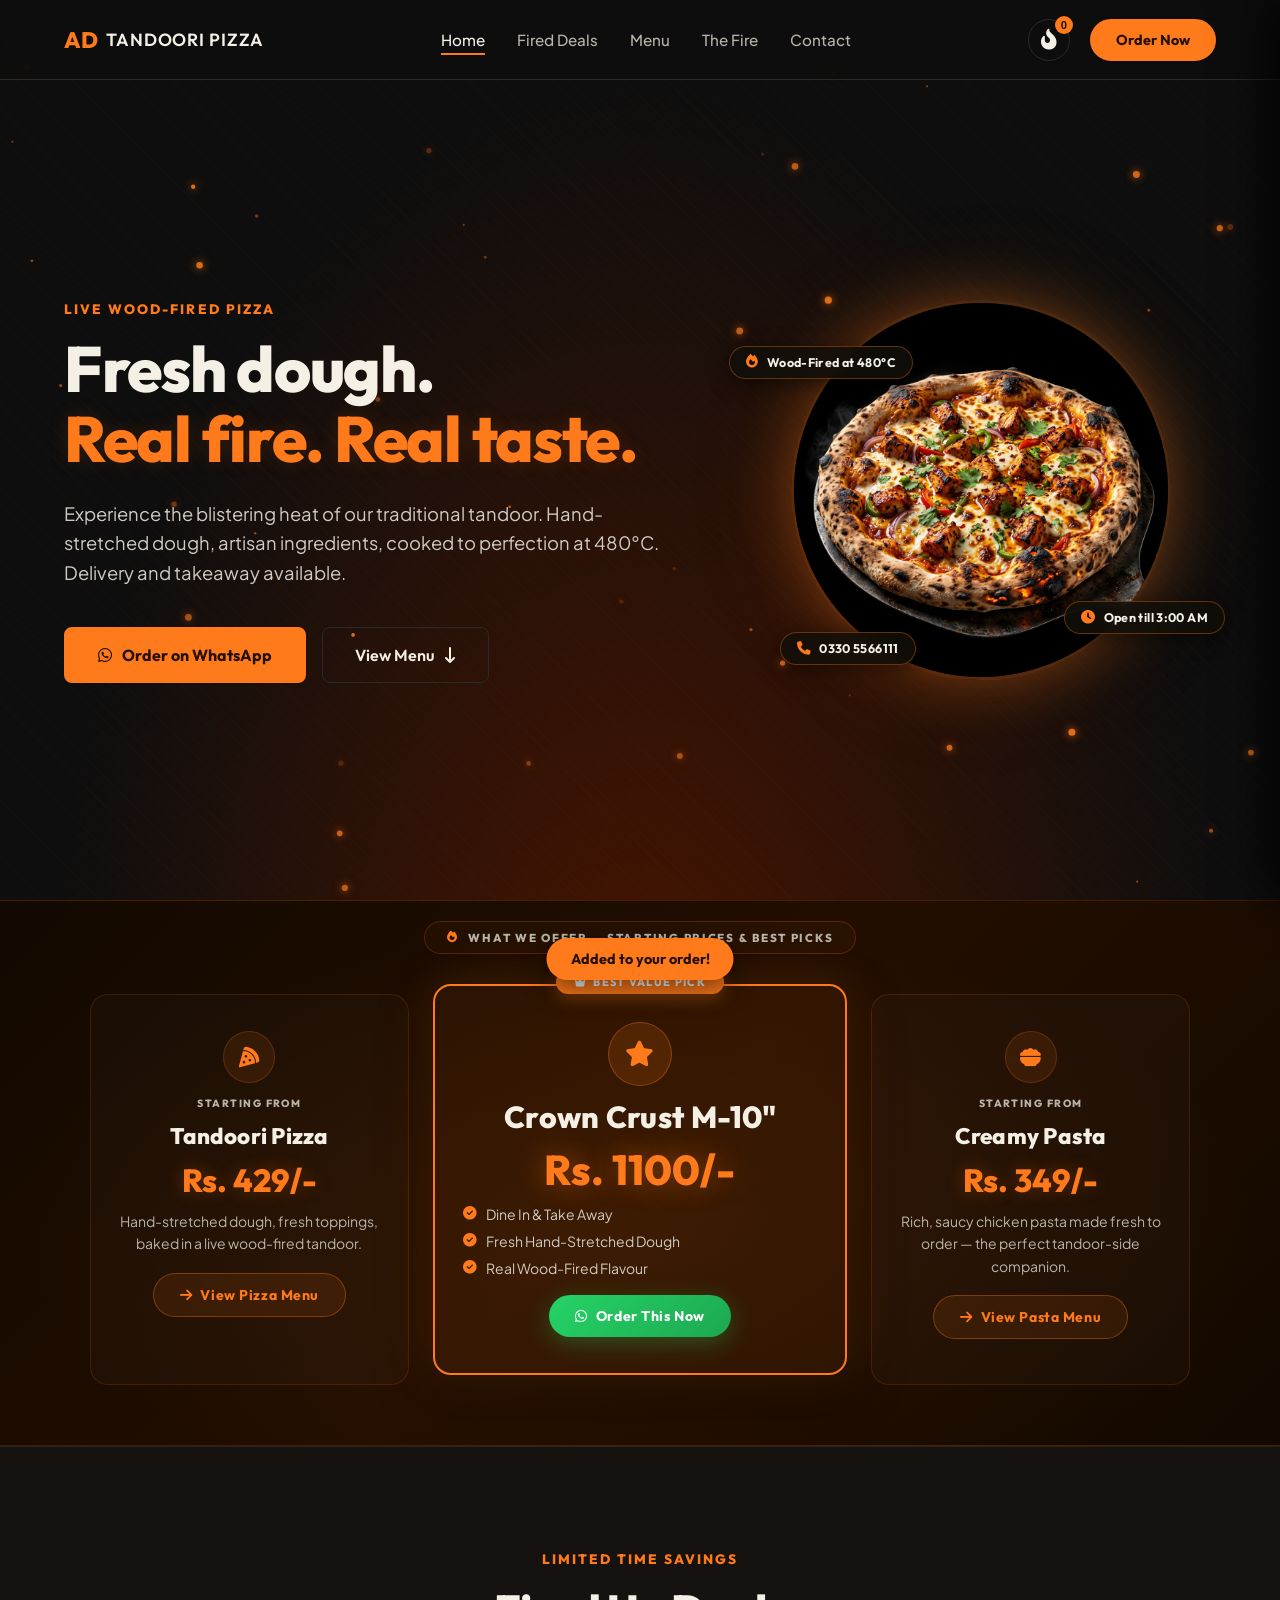
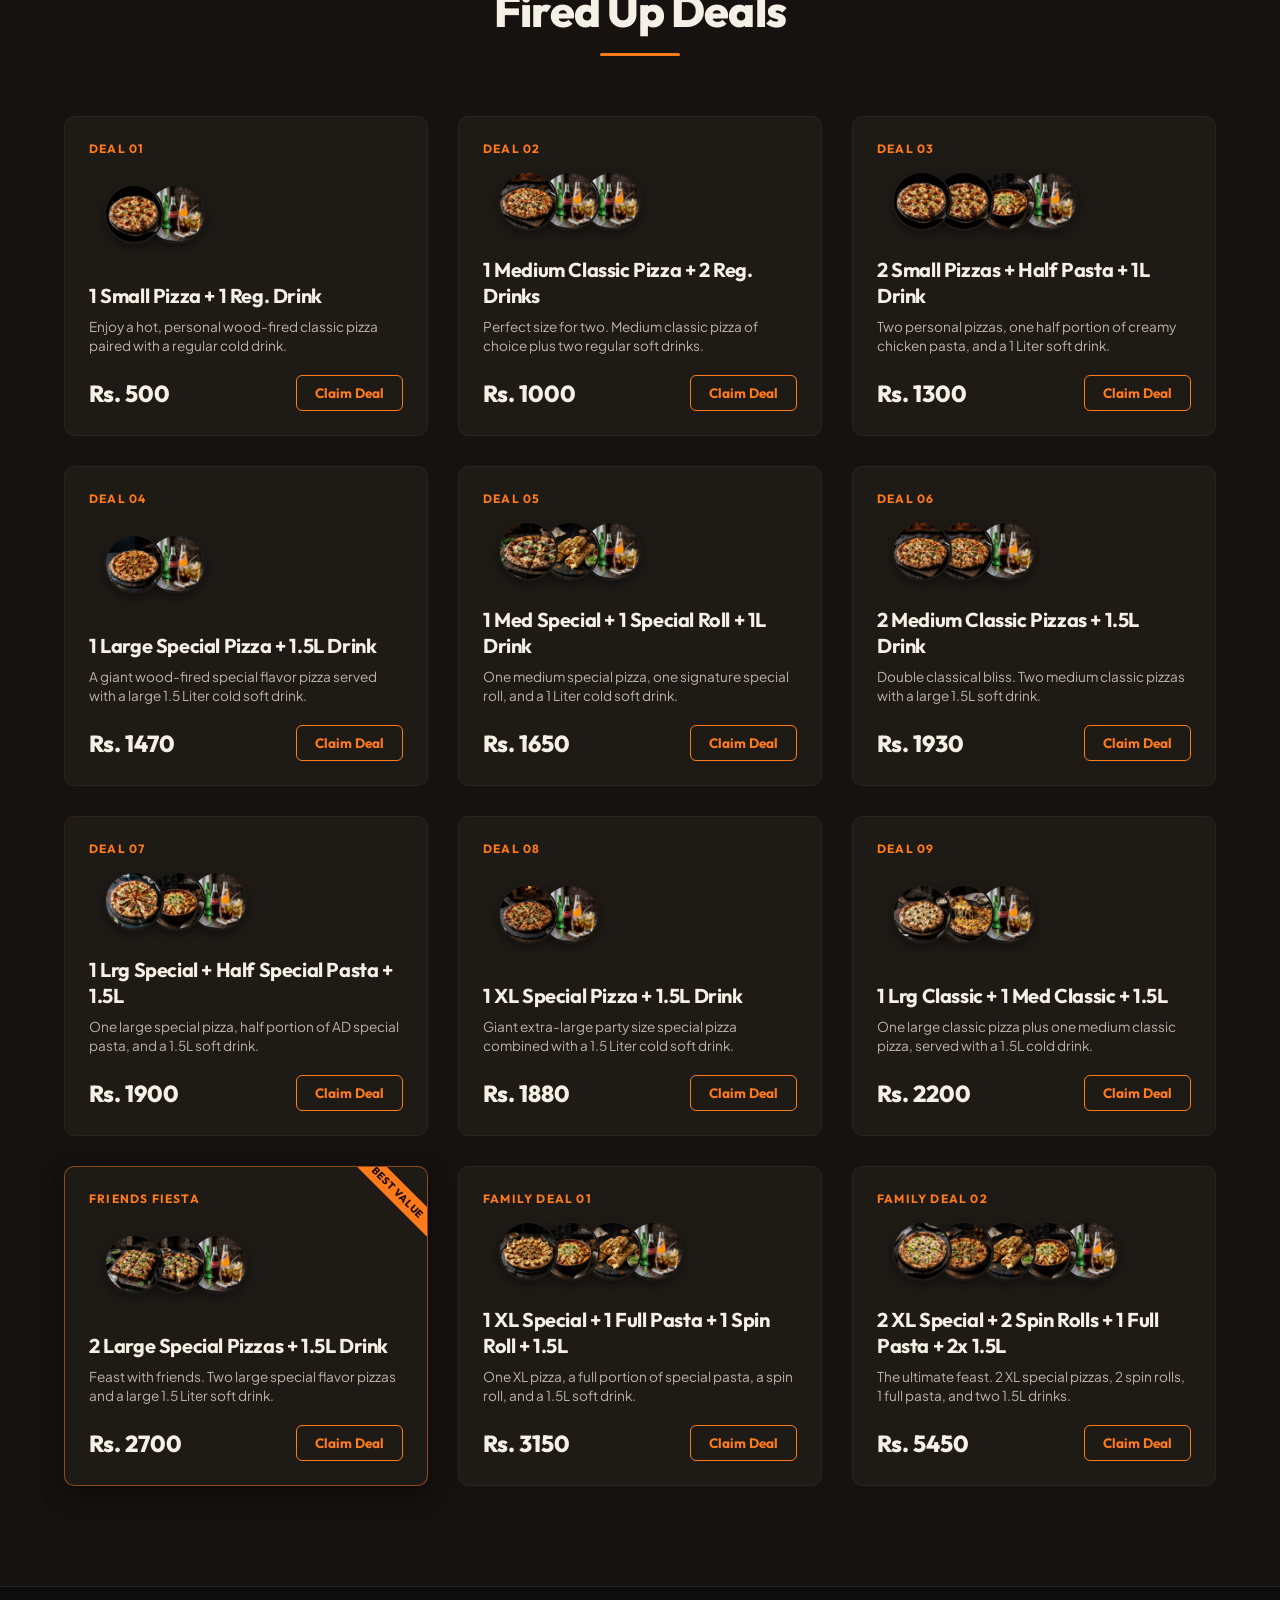
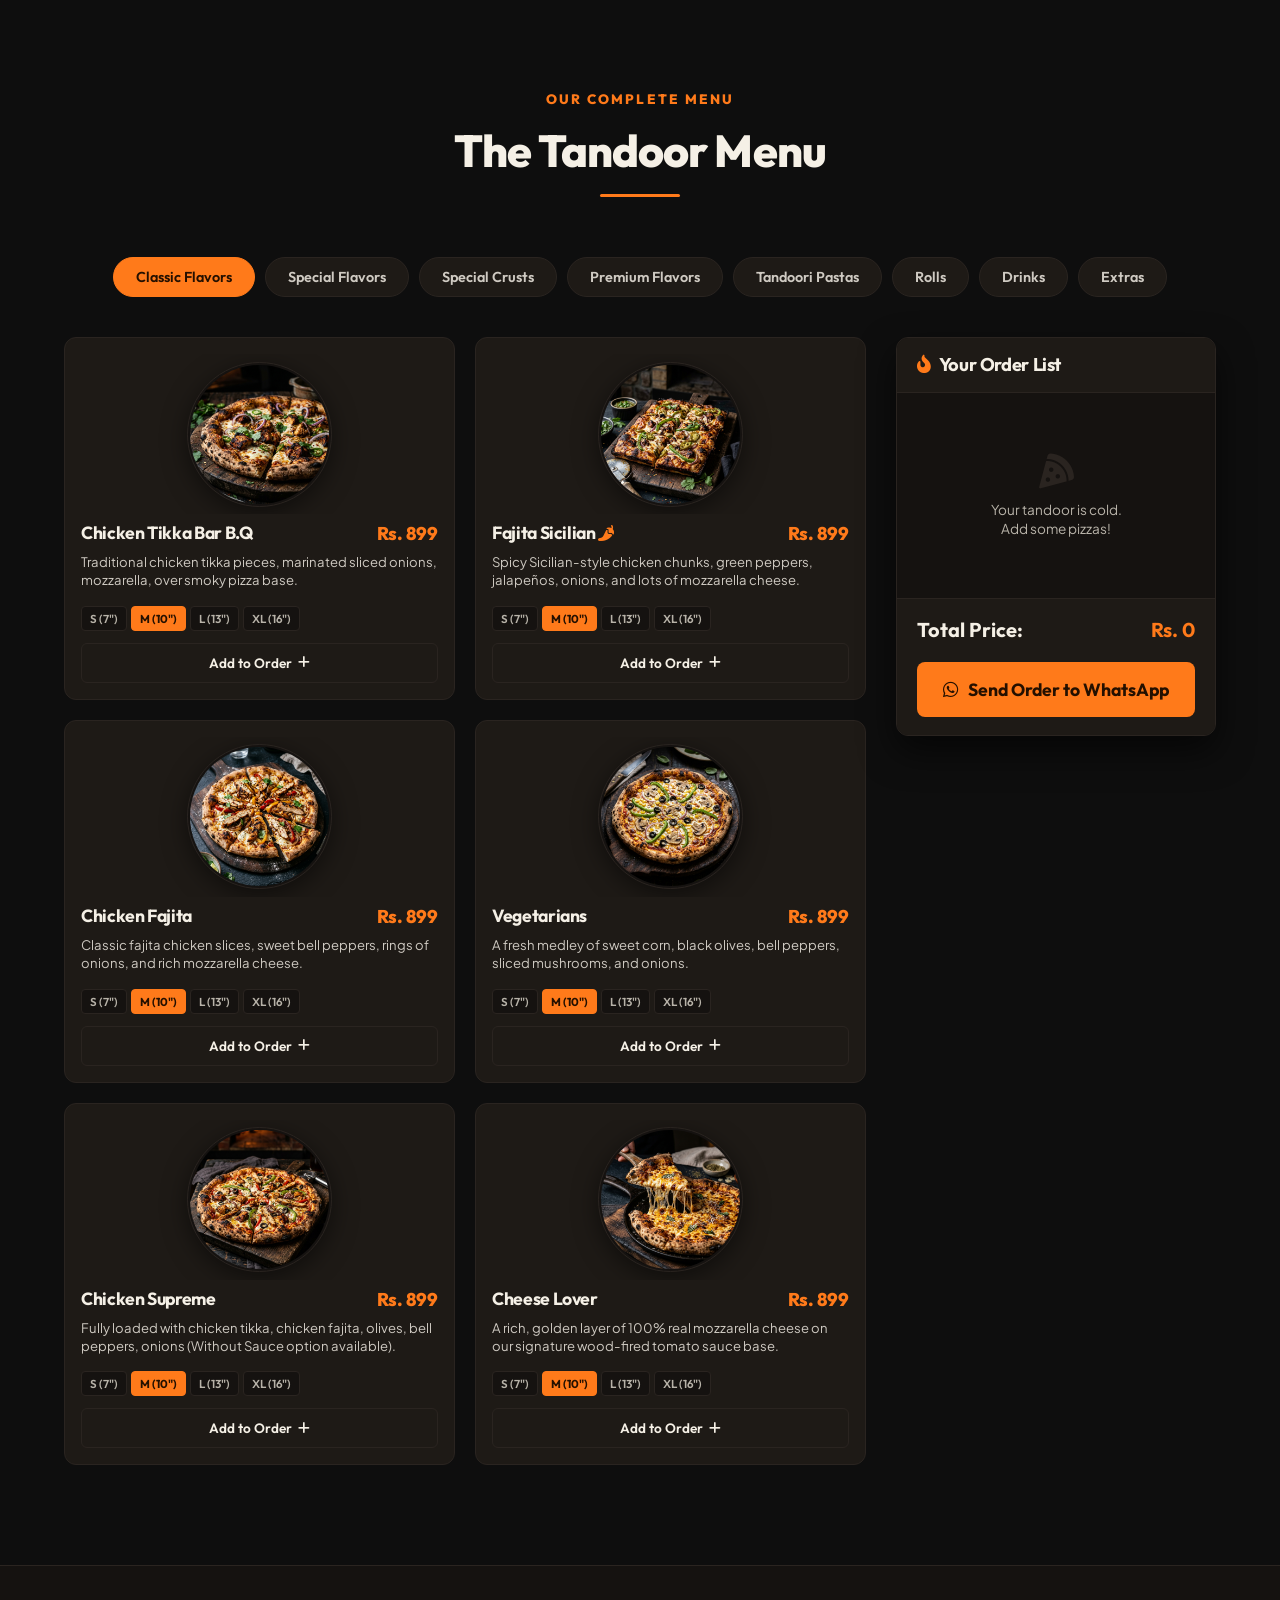
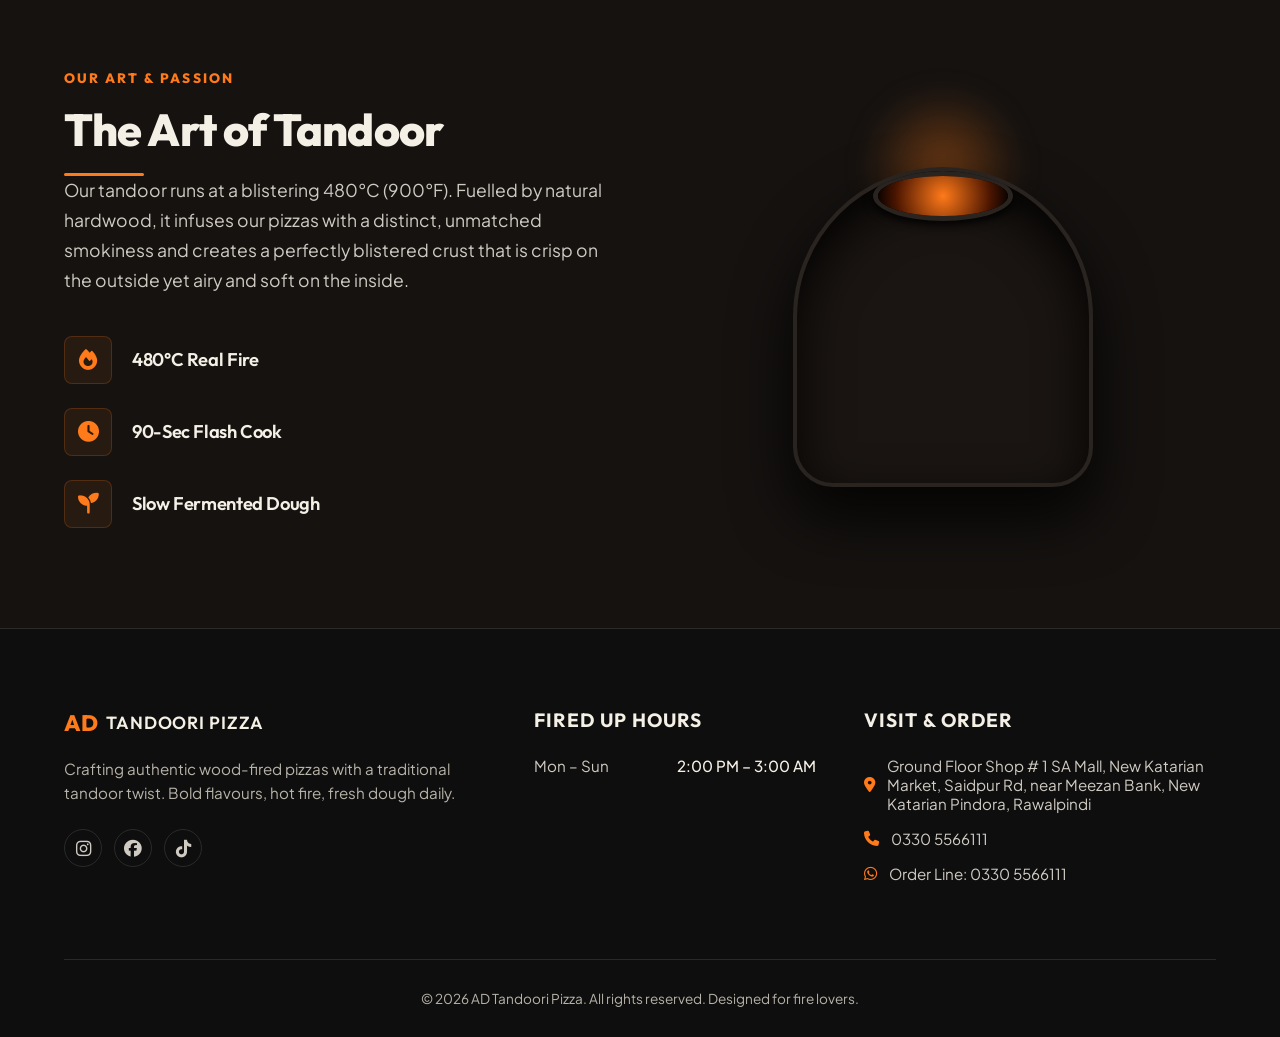
<file: index.html>
<!DOCTYPE html>
<html lang="en">
<head>
  <meta charset="UTF-8">
  <meta name="viewport" content="width=device-width, initial-scale=1.0">
  <title>AD Tandoori Pizza - Live Wood-Fired Pizza</title>
  <meta name="description" content="Authentic wood-fired tandoori pizza made with fresh dough, premium ingredients, and real fire. Order online via WhatsApp.">
  
  <!-- Google Fonts -->
  <link rel="preconnect" href="https://fonts.googleapis.com">
  <link rel="preconnect" href="https://fonts.gstatic.com" crossorigin>
  <link href="https://fonts.googleapis.com/css2?family=Outfit:wght@400;600;700;800&family=Plus+Jakarta+Sans:wght@300;400;500;600;700&display=swap" rel="stylesheet">
  
  <!-- FontAwesome for Premium Icons -->
  <link rel="stylesheet" href="https://cdnjs.cloudflare.com/ajax/libs/font-awesome/6.4.0/css/all.min.css">
  
  <!-- CSS Stylesheet -->
  <link rel="stylesheet" href="style.css">
</head>
<body>

  <!-- Navigation Bar -->
  <nav class="navbar" id="navbar">
    <div class="nav-container">
      <a href="#" class="nav-logo">
        <span class="logo-accent">AD</span>
        <span class="logo-text">TANDOORI PIZZA</span>
      </a>
      
      <ul class="nav-links">
        <li><a href="#hero" class="active">Home</a></li>
        <li><a href="#deals">Fired Deals</a></li>
        <li><a href="#menu">Menu</a></li>
        <li><a href="#experience">The Fire</a></li>
        <li><a href="#footer">Contact</a></li>
      </ul>

      <div class="nav-actions">
        <button class="cart-trigger" id="cart-trigger" aria-label="Open Cart">
          <i class="fa-solid fa-fire-flame-curved"></i>
          <span class="cart-badge" id="cart-badge">0</span>
        </button>
        <a href="#menu" class="btn-pill-orange">Order Now</a>
      </div>
      
      <button class="mobile-nav-toggle" id="mobile-nav-toggle" aria-label="Toggle Menu">
        <i class="fa-solid fa-bars-staggered"></i>
      </button>
    </div>
  </nav>

  <!-- Mobile Navigation Drawer -->
  <div class="mobile-nav-drawer" id="mobile-nav-drawer">
    <div class="drawer-header">
      <div class="nav-logo">
        <span class="logo-accent">AD</span>
        <span class="logo-text">TANDOORI PIZZA</span>
      </div>
      <button class="drawer-close" id="drawer-close"><i class="fa-solid fa-xmark"></i></button>
    </div>
    <ul class="drawer-links">
      <li><a href="#hero">Home</a></li>
      <li><a href="#deals">Fired Deals</a></li>
      <li><a href="#menu">Menu</a></li>
      <li><a href="#experience">The Fire</a></li>
      <li><a href="#footer">Contact</a></li>
    </ul>
    <div class="drawer-footer">
      <a href="#menu" class="btn-pill-orange full-width">Order Now</a>
    </div>
  </div>

  <!-- Hero Section -->
  <section class="hero-section" id="hero">
    <!-- Interactive Canvas for Floating Embers -->
    <canvas id="ember-canvas" class="ember-canvas"></canvas>
    
    <!-- Heat/Movement Texture Overlay -->
    <div class="heat-texture-overlay"></div>

    <div class="hero-container">
      <div class="hero-content">
        <span class="eyebrow-label">LIVE WOOD-FIRED PIZZA</span>
        <h1 class="hero-headline">
          Fresh dough.<br>
          <span class="orange-highlight">Real fire. Real taste.</span>
        </h1>
        <p class="hero-subtext">
          Experience the blistering heat of our traditional tandoor. Hand-stretched dough, artisan ingredients, cooked to perfection at 480°C. Delivery and takeaway available.
        </p>
        <div class="hero-ctas">
          <a href="https://wa.me/923305566111?text=Hi!%20I%20would%20like%20to%20order%20some%20fresh%20Tandoori%20Pizza!" target="_blank" class="btn-solid-orange">
            <i class="fa-brands fa-whatsapp"></i> Order on WhatsApp
          </a>
          <a href="#menu" class="btn-outline-white">
            View Menu <i class="fa-solid fa-arrow-down-long"></i>
          </a>
        </div>
      </div>

      <div class="hero-visual">
        <div class="fire-glow-ring"></div>
        <!-- Clean Hero Pizza Showcase -->
        <div class="hero-pizza-showcase">
          <img src="pizza.png" alt="AD Tandoori Pizza" class="hero-pizza-img" />
          <div class="hero-stat-chip chip-top-left">
            <i class="fa-solid fa-fire"></i>
            <span>Wood-Fired at 480°C</span>
          </div>
          <div class="hero-stat-chip chip-bottom-right">
            <i class="fa-solid fa-clock"></i>
            <span>Open till 3:00 AM</span>
          </div>
          <div class="hero-stat-chip chip-bottom-left">
            <i class="fa-solid fa-phone"></i>
            <span>0330 5566111</span>
          </div>
        </div>
      </div>
    </div>
  </section>

  <!-- Price Spotlight Banner -->
  <div class="best-value-banner">
    <div class="bvb-header-label">
      <span><i class="fa-solid fa-fire"></i> WHAT WE OFFER — STARTING PRICES &amp; BEST PICKS</span>
    </div>
    <div class="bvb-cards-row">

      <!-- Pizza Starting From -->
      <div class="bvb-card bvb-card-side">
        <div class="bvb-card-icon"><i class="fa-solid fa-pizza-slice"></i></div>
        <div class="bvb-card-eyebrow">STARTING FROM</div>
        <div class="bvb-card-name">Tandoori Pizza</div>
        <div class="bvb-card-price">Rs. 429/-</div>
        <p class="bvb-card-desc">Hand-stretched dough, fresh toppings, baked in a live wood-fired tandoor.</p>
        <a href="#menu" onclick="event.preventDefault(); document.getElementById('menu').scrollIntoView({behavior:'smooth'}); setTimeout(()=>{ document.querySelector('.tab-btn[data-category=\'classic-pizza\']').click(); }, 400);" class="bvb-card-cta bvb-card-cta--orange">
          <i class="fa-solid fa-arrow-right"></i> View Pizza Menu
        </a>
      </div>

      <!-- Crown Crust — Featured Center -->
      <div class="bvb-card bvb-card-featured">
        <div class="bvb-featured-badge"><i class="fa-solid fa-crown"></i> BEST VALUE PICK</div>
        <div class="bvb-card-icon bvb-card-icon--large"><i class="fa-solid fa-star"></i></div>
        <div class="bvb-card-name bvb-card-name--large">Crown Crust M-10"</div>
        <div class="bvb-card-price bvb-card-price--large">Rs. 1100/-</div>
        <div class="bvb-perks">
          <div class="bvb-perk"><i class="fa-solid fa-check-circle"></i> Dine In &amp; Take Away</div>
          <div class="bvb-perk"><i class="fa-solid fa-check-circle"></i> Fresh Hand-Stretched Dough</div>
          <div class="bvb-perk"><i class="fa-solid fa-check-circle"></i> Real Wood-Fired Flavour</div>
        </div>
        <a href="https://wa.me/923305566111?text=Hi!%20I%20would%20like%20to%20order%20a%20Crown%20Crust%20M-10%20Pizza!" target="_blank" class="bvb-card-cta bvb-card-cta--whatsapp">
          <i class="fa-brands fa-whatsapp"></i> Order This Now
        </a>
      </div>

      <!-- Pasta Starting From -->
      <div class="bvb-card bvb-card-side">
        <div class="bvb-card-icon"><i class="fa-solid fa-bowl-food"></i></div>
        <div class="bvb-card-eyebrow">STARTING FROM</div>
        <div class="bvb-card-name">Creamy Pasta</div>
        <div class="bvb-card-price">Rs. 349/-</div>
        <p class="bvb-card-desc">Rich, saucy chicken pasta made fresh to order — the perfect tandoor-side companion.</p>
        <a href="#menu" onclick="event.preventDefault(); document.getElementById('menu').scrollIntoView({behavior:'smooth'}); setTimeout(()=>{ document.querySelector('.tab-btn[data-category=\'pasta\']').click(); }, 400);" class="bvb-card-cta bvb-card-cta--orange">
          <i class="fa-solid fa-arrow-right"></i> View Pasta Menu
        </a>
      </div>

    </div>
  </div>

  <!-- Hot Deals Section -->
  <section class="deals-section" id="deals">
    <div class="container">
      <div class="section-header">
        <span class="eyebrow-label">LIMITED TIME SAVINGS</span>
        <h2 class="section-title">Fired Up Deals</h2>
        <div class="title-divider"></div>
      </div>

      <div class="deals-grid">
        <!-- Deal 1 -->
        <div class="deal-card">
          <div class="deal-badge">Deal 01</div>
          <div class="deal-collage">
            <img src="pizza.png" class="deal-collage-img" alt="Small Pizza">
            <img src="drinks.png" class="deal-collage-img" alt="Drink">
          </div>
          <div class="deal-content">
            <h3 class="deal-title">1 Small Pizza + 1 Reg. Drink</h3>
            <p class="deal-desc">Enjoy a hot, personal wood-fired classic pizza paired with a regular cold drink.</p>
            <div class="deal-footer">
              <span class="deal-price">Rs. 500</span>
              <button class="btn-add-deal" onclick="addBundleToCart('Deal 1 (1 Small Pizza + 1 Reg. Drink)', 500)">
                Claim Deal
              </button>
            </div>
          </div>
        </div>

        <!-- Deal 2 -->
        <div class="deal-card">
          <div class="deal-badge">Deal 02</div>
          <div class="deal-collage">
            <img src="supreme.png" class="deal-collage-img" alt="Medium Classic Pizza">
            <img src="drinks.png" class="deal-collage-img" alt="Drink">
            <img src="drinks.png" class="deal-collage-img" alt="Drink">
          </div>
          <div class="deal-content">
            <h3 class="deal-title">1 Medium Classic Pizza + 2 Reg. Drinks</h3>
            <p class="deal-desc">Perfect size for two. Medium classic pizza of choice plus two regular soft drinks.</p>
            <div class="deal-footer">
              <span class="deal-price">Rs. 1000</span>
              <button class="btn-add-deal" onclick="addBundleToCart('Deal 2 (1 Med Classic + 2 Reg. Drinks)', 1000)">
                Claim Deal
              </button>
            </div>
          </div>
        </div>

        <!-- Deal 3 -->
        <div class="deal-card">
          <div class="deal-badge">Deal 03</div>
          <div class="deal-collage">
            <img src="pizza.png" class="deal-collage-img" alt="Small Pizza">
            <img src="pizza.png" class="deal-collage-img" alt="Small Pizza">
            <img src="pasta.png" class="deal-collage-img" alt="Pasta">
            <img src="drinks.png" class="deal-collage-img" alt="Drink">
          </div>
          <div class="deal-content">
            <h3 class="deal-title">2 Small Pizzas + Half Pasta + 1L Drink</h3>
            <p class="deal-desc">Two personal pizzas, one half portion of creamy chicken pasta, and a 1 Liter soft drink.</p>
            <div class="deal-footer">
              <span class="deal-price">Rs. 1300</span>
              <button class="btn-add-deal" onclick="addBundleToCart('Deal 3 (2 Small + Half Pasta + 1L)', 1300)">
                Claim Deal
              </button>
            </div>
          </div>
        </div>

        <!-- Deal 4 -->
        <div class="deal-card">
          <div class="deal-badge">Deal 04</div>
          <div class="deal-collage">
            <img src="ad_special.png" class="deal-collage-img" alt="Large Special Pizza">
            <img src="drinks.png" class="deal-collage-img" alt="1.5L Drink">
          </div>
          <div class="deal-content">
            <h3 class="deal-title">1 Large Special Pizza + 1.5L Drink</h3>
            <p class="deal-desc">A giant wood-fired special flavor pizza served with a large 1.5 Liter cold soft drink.</p>
            <div class="deal-footer">
              <span class="deal-price">Rs. 1470</span>
              <button class="btn-add-deal" onclick="addBundleToCart('Deal 4 (1 Large Special + 1.5L)', 1470)">
                Claim Deal
              </button>
            </div>
          </div>
        </div>

        <!-- Deal 5 -->
        <div class="deal-card">
          <div class="deal-badge">Deal 05</div>
          <div class="deal-collage">
            <img src="tikka.png" class="deal-collage-img" alt="Med Special Pizza">
            <img src="roll.png" class="deal-collage-img" alt="Special Roll">
            <img src="drinks.png" class="deal-collage-img" alt="Drink">
          </div>
          <div class="deal-content">
            <h3 class="deal-title">1 Med Special + 1 Special Roll + 1L Drink</h3>
            <p class="deal-desc">One medium special pizza, one signature special roll, and a 1 Liter cold soft drink.</p>
            <div class="deal-footer">
              <span class="deal-price">Rs. 1650</span>
              <button class="btn-add-deal" onclick="addBundleToCart('Deal 5 (1 Med Special + 1 Roll + 1L)', 1650)">
                Claim Deal
              </button>
            </div>
          </div>
        </div>

        <!-- Deal 6 -->
        <div class="deal-card">
          <div class="deal-badge">Deal 06</div>
          <div class="deal-collage">
            <img src="supreme.png" class="deal-collage-img" alt="Medium Classic Pizza">
            <img src="supreme.png" class="deal-collage-img" alt="Medium Classic Pizza">
            <img src="drinks.png" class="deal-collage-img" alt="1.5L Drink">
          </div>
          <div class="deal-content">
            <h3 class="deal-title">2 Medium Classic Pizzas + 1.5L Drink</h3>
            <p class="deal-desc">Double classical bliss. Two medium classic pizzas with a large 1.5L soft drink.</p>
            <div class="deal-footer">
              <span class="deal-price">Rs. 1930</span>
              <button class="btn-add-deal" onclick="addBundleToCart('Deal 6 (2 Med Classic + 1.5L)', 1930)">
                Claim Deal
              </button>
            </div>
          </div>
        </div>

        <!-- Deal 7 -->
        <div class="deal-card">
          <div class="deal-badge">Deal 07</div>
          <div class="deal-collage">
            <img src="fajita.png" class="deal-collage-img" alt="Large Special Pizza">
            <img src="pasta.png" class="deal-collage-img" alt="Pasta">
            <img src="drinks.png" class="deal-collage-img" alt="1.5L Drink">
          </div>
          <div class="deal-content">
            <h3 class="deal-title">1 Lrg Special + Half Special Pasta + 1.5L</h3>
            <p class="deal-desc">One large special pizza, half portion of AD special pasta, and a 1.5L soft drink.</p>
            <div class="deal-footer">
              <span class="deal-price">Rs. 1900</span>
              <button class="btn-add-deal" onclick="addBundleToCart('Deal 7 (1 Lrg Special + Half Pasta + 1.5L)', 1900)">
                Claim Deal
              </button>
            </div>
          </div>
        </div>

        <!-- Deal 8 -->
        <div class="deal-card">
          <div class="deal-badge">Deal 08</div>
          <div class="deal-collage">
            <img src="extreme.png" class="deal-collage-img" alt="XL Special Pizza">
            <img src="drinks.png" class="deal-collage-img" alt="1.5L Drink">
          </div>
          <div class="deal-content">
            <h3 class="deal-title">1 XL Special Pizza + 1.5L Drink</h3>
            <p class="deal-desc">Giant extra-large party size special pizza combined with a 1.5 Liter cold soft drink.</p>
            <div class="deal-footer">
              <span class="deal-price">Rs. 1880</span>
              <button class="btn-add-deal" onclick="addBundleToCart('Deal 8 (1 XL Special + 1.5L)', 1880)">
                Claim Deal
              </button>
            </div>
          </div>
        </div>

        <!-- Deal 9 -->
        <div class="deal-card">
          <div class="deal-badge">Deal 09</div>
          <div class="deal-collage">
            <img src="malai.png" class="deal-collage-img" alt="Large Classic Pizza">
            <img src="cheese.png" class="deal-collage-img" alt="Medium Classic Pizza">
            <img src="drinks.png" class="deal-collage-img" alt="1.5L Drink">
          </div>
          <div class="deal-content">
            <h3 class="deal-title">1 Lrg Classic + 1 Med Classic + 1.5L</h3>
            <p class="deal-desc">One large classic pizza plus one medium classic pizza, served with a 1.5L cold drink.</p>
            <div class="deal-footer">
              <span class="deal-price">Rs. 2200</span>
              <button class="btn-add-deal" onclick="addBundleToCart('Deal 9 (1 Lrg Classic + 1 Med Classic + 1.5L)', 2200)">
                Claim Deal
              </button>
            </div>
          </div>
        </div>

        <!-- Friends Fiesta -->
        <div class="deal-card featured">
          <div class="deal-badge">Friends Fiesta</div>
          <div class="deal-collage">
            <img src="sicilian.png" class="deal-collage-img" alt="Large Special Pizza">
            <img src="behari.png" class="deal-collage-img" alt="Large Special Pizza">
            <img src="drinks.png" class="deal-collage-img" alt="1.5L Drink">
          </div>
          <div class="deal-content">
            <h3 class="deal-title">2 Large Special Pizzas + 1.5L Drink</h3>
            <p class="deal-desc">Feast with friends. Two large special flavor pizzas and a large 1.5 Liter soft drink.</p>
            <div class="deal-footer">
              <span class="deal-price">Rs. 2700</span>
              <button class="btn-add-deal" onclick="addBundleToCart('Friends Fiesta (2 Lrg Special + 1.5L)', 2700)">
                Claim Deal
              </button>
            </div>
          </div>
        </div>

        <!-- Family Deal 1 -->
        <div class="deal-card">
          <div class="deal-badge">Family Deal 01</div>
          <div class="deal-collage">
            <img src="crown.png" class="deal-collage-img" alt="XL Special Pizza">
            <img src="pasta.png" class="deal-collage-img" alt="Full Pasta">
            <img src="roll.png" class="deal-collage-img" alt="Spin Roll">
            <img src="drinks.png" class="deal-collage-img" alt="1.5L Drink">
          </div>
          <div class="deal-content">
            <h3 class="deal-title">1 XL Special + 1 Full Pasta + 1 Spin Roll + 1.5L</h3>
            <p class="deal-desc">One XL pizza, a full portion of special pasta, a spin roll, and a 1.5L soft drink.</p>
            <div class="deal-footer">
              <span class="deal-price">Rs. 3150</span>
              <button class="btn-add-deal" onclick="addBundleToCart('Family Deal 1 (XL + Pasta + Roll + 1.5L)', 3150)">
                Claim Deal
              </button>
            </div>
          </div>
        </div>

        <!-- Family Deal 2 -->
        <div class="deal-card">
          <div class="deal-badge">Family Deal 02</div>
          <div class="deal-collage">
            <img src="vegetarians.png" class="deal-collage-img" alt="XL Special Pizza">
            <img src="tandoori.png" class="deal-collage-img" alt="XL Special Pizza">
            <img src="roll.png" class="deal-collage-img" alt="Roll">
            <img src="pasta.png" class="deal-collage-img" alt="Pasta">
            <img src="drinks.png" class="deal-collage-img" alt="Drinks">
          </div>
          <div class="deal-content">
            <h3 class="deal-title">2 XL Special + 2 Spin Rolls + 1 Full Pasta + 2x 1.5L</h3>
            <p class="deal-desc">The ultimate feast. 2 XL special pizzas, 2 spin rolls, 1 full pasta, and two 1.5L drinks.</p>
            <div class="deal-footer">
              <span class="deal-price">Rs. 5450</span>
              <button class="btn-add-deal" onclick="addBundleToCart('Family Deal 2 (2XL + 2Rolls + Pasta + 2x1.5L)', 5450)">
                Claim Deal
              </button>
            </div>
          </div>
        </div>



      </div>
    </div>
  </section>

  <!-- Menu Section -->
  <section class="menu-section" id="menu">
    <div class="container">
      <div class="section-header">
        <span class="eyebrow-label">OUR COMPLETE MENU</span>
        <h2 class="section-title">The Tandoor Menu</h2>
        <div class="title-divider"></div>
      </div>

      <!-- Menu Category Tabs -->
      <div class="menu-tabs">
        <button class="tab-btn active" data-category="classic-pizza">Classic Flavors</button>
        <button class="tab-btn" data-category="special-pizza">Special Flavors</button>
        <button class="tab-btn" data-category="crust-pizza">Special Crusts</button>
        <button class="tab-btn" data-category="premium-pizza">Premium Flavors</button>
        <button class="tab-btn" data-category="pasta">Tandoori Pastas</button>
        <button class="tab-btn" data-category="rolls">Rolls</button>
        <button class="tab-btn" data-category="drinks">Drinks</button>
        <button class="tab-btn" data-category="extras">Extras</button>
      </div>

      <!-- Two-Column Layout Wrapper -->
      <div class="menu-layout-wrapper">
        <!-- Left Side: Menu Grid -->
        <div class="menu-main-content">
          <div class="menu-grid" id="menu-grid">
            
            <!-- ================= CLASSIC FLAVORS ================= -->
            <!-- Tikka Bar B.Q -->
            <div class="menu-item-card" data-category="classic-pizza">
              <div class="item-img-container">
                <img src="tikka.png" alt="Chicken Tikka Pizza" class="item-img">
              </div>
              <div class="item-body">
                <div class="item-header">
                  <h3 class="item-title">Chicken Tikka Bar B.Q</h3>
                  <span class="item-price" id="price-tikka">Rs. 899</span>
                </div>
                <p class="item-desc">Traditional chicken tikka pieces, marinated sliced onions, mozzarella, over smoky pizza base.</p>
                
                <div class="size-selector">
                  <button class="size-btn" onclick="selectSize(this, 'tikka', 'S', 429)">S (7")</button>
                  <button class="size-btn active" onclick="selectSize(this, 'tikka', 'M', 899)">M (10")</button>
                  <button class="size-btn" onclick="selectSize(this, 'tikka', 'L', 1200)">L (13")</button>
                  <button class="size-btn" onclick="selectSize(this, 'tikka', 'XL', 1550)">XL (16")</button>
                </div>
                
                <button class="btn-add-cart" onclick="addPizzaToCart('Chicken Tikka Bar B.Q', 'tikka')">
                  Add to Order <i class="fa-solid fa-plus"></i>
                </button>
              </div>
            </div>

            <!-- Fajita Sicilian -->
            <div class="menu-item-card" data-category="classic-pizza">
              <div class="item-img-container">
                <img src="sicilian.png" alt="Fajita Sicilian Pizza" class="item-img">
              </div>
              <div class="item-body">
                <div class="item-header">
                  <h3 class="item-title">Fajita Sicilian <i class="fa-solid fa-pepper-hot" style="color:var(--accent-orange); font-size:1rem;"></i></h3>
                  <span class="item-price" id="price-sicilian">Rs. 899</span>
                </div>
                <p class="item-desc">Spicy Sicilian-style chicken chunks, green peppers, jalapeños, onions, and lots of mozzarella cheese.</p>
                
                <div class="size-selector">
                  <button class="size-btn" onclick="selectSize(this, 'sicilian', 'S', 429)">S (7")</button>
                  <button class="size-btn active" onclick="selectSize(this, 'sicilian', 'M', 899)">M (10")</button>
                  <button class="size-btn" onclick="selectSize(this, 'sicilian', 'L', 1200)">L (13")</button>
                  <button class="size-btn" onclick="selectSize(this, 'sicilian', 'XL', 1550)">XL (16")</button>
                </div>
                
                <button class="btn-add-cart" onclick="addPizzaToCart('Fajita Sicilian', 'sicilian')">
                  Add to Order <i class="fa-solid fa-plus"></i>
                </button>
              </div>
            </div>

            <!-- Chicken Fajita -->
            <div class="menu-item-card" data-category="classic-pizza">
              <div class="item-img-container">
                <img src="fajita.png" alt="Chicken Fajita Pizza" class="item-img">
              </div>
              <div class="item-body">
                <div class="item-header">
                  <h3 class="item-title">Chicken Fajita</h3>
                  <span class="item-price" id="price-fajita">Rs. 899</span>
                </div>
                <p class="item-desc">Classic fajita chicken slices, sweet bell peppers, rings of onions, and rich mozzarella cheese.</p>
                
                <div class="size-selector">
                  <button class="size-btn" onclick="selectSize(this, 'fajita', 'S', 429)">S (7")</button>
                  <button class="size-btn active" onclick="selectSize(this, 'fajita', 'M', 899)">M (10")</button>
                  <button class="size-btn" onclick="selectSize(this, 'fajita', 'L', 1200)">L (13")</button>
                  <button class="size-btn" onclick="selectSize(this, 'fajita', 'XL', 1550)">XL (16")</button>
                </div>
                
                <button class="btn-add-cart" onclick="addPizzaToCart('Chicken Fajita', 'fajita')">
                  Add to Order <i class="fa-solid fa-plus"></i>
                </button>
              </div>
            </div>

            <!-- Vegetarians -->
            <div class="menu-item-card" data-category="classic-pizza">
              <div class="item-img-container">
                <img src="vegetarians.png" alt="Vegetarian Pizza" class="item-img">
              </div>
              <div class="item-body">
                <div class="item-header">
                  <h3 class="item-title">Vegetarians</h3>
                  <span class="item-price" id="price-veg">Rs. 899</span>
                </div>
                <p class="item-desc">A fresh medley of sweet corn, black olives, bell peppers, sliced mushrooms, and onions.</p>
                
                <div class="size-selector">
                  <button class="size-btn" onclick="selectSize(this, 'veg', 'S', 429)">S (7")</button>
                  <button class="size-btn active" onclick="selectSize(this, 'veg', 'M', 899)">M (10")</button>
                  <button class="size-btn" onclick="selectSize(this, 'veg', 'L', 1200)">L (13")</button>
                  <button class="size-btn" onclick="selectSize(this, 'veg', 'XL', 1550)">XL (16")</button>
                </div>
                
                <button class="btn-add-cart" onclick="addPizzaToCart('Vegetarians Pizza', 'veg')">
                  Add to Order <i class="fa-solid fa-plus"></i>
                </button>
              </div>
            </div>

            <!-- Chicken Supreme -->
            <div class="menu-item-card" data-category="classic-pizza">
              <div class="item-img-container">
                <img src="supreme.png" alt="Chicken Supreme Pizza" class="item-img">
              </div>
              <div class="item-body">
                <div class="item-header">
                  <h3 class="item-title">Chicken Supreme</h3>
                  <span class="item-price" id="price-supreme">Rs. 899</span>
                </div>
                <p class="item-desc">Fully loaded with chicken tikka, chicken fajita, olives, bell peppers, onions (Without Sauce option available).</p>
                
                <div class="size-selector">
                  <button class="size-btn" onclick="selectSize(this, 'supreme', 'S', 429)">S (7")</button>
                  <button class="size-btn active" onclick="selectSize(this, 'supreme', 'M', 899)">M (10")</button>
                  <button class="size-btn" onclick="selectSize(this, 'supreme', 'L', 1200)">L (13")</button>
                  <button class="size-btn" onclick="selectSize(this, 'supreme', 'XL', 1550)">XL (16")</button>
                </div>
                
                <button class="btn-add-cart" onclick="addPizzaToCart('Chicken Supreme', 'supreme')">
                  Add to Order <i class="fa-solid fa-plus"></i>
                </button>
              </div>
            </div>

            <!-- Cheese Lover -->
            <div class="menu-item-card" data-category="classic-pizza">
              <div class="item-img-container">
                <img src="cheese.png" alt="Cheese Lover Pizza" class="item-img">
              </div>
              <div class="item-body">
                <div class="item-header">
                  <h3 class="item-title">Cheese Lover</h3>
                  <span class="item-price" id="price-cheese">Rs. 899</span>
                </div>
                <p class="item-desc">A rich, golden layer of 100% real mozzarella cheese on our signature wood-fired tomato sauce base.</p>
                
                <div class="size-selector">
                  <button class="size-btn" onclick="selectSize(this, 'cheese', 'S', 429)">S (7")</button>
                  <button class="size-btn active" onclick="selectSize(this, 'cheese', 'M', 899)">M (10")</button>
                  <button class="size-btn" onclick="selectSize(this, 'cheese', 'L', 1200)">L (13")</button>
                  <button class="size-btn" onclick="selectSize(this, 'cheese', 'XL', 1550)">XL (16")</button>
                </div>
                
                <button class="btn-add-cart" onclick="addPizzaToCart('Cheese Lover Pizza', 'cheese')">
                  Add to Order <i class="fa-solid fa-plus"></i>
                </button>
              </div>
            </div>

            <!-- ================= SPECIAL FLAVORS ================= -->
            <!-- AD Special -->
            <div class="menu-item-card" data-category="special-pizza">
              <div class="item-img-container">
                <img src="ad_special.png" alt="AD Special Pizza" class="item-img">
              </div>
              <div class="item-body">
                <div class="item-header">
                  <h3 class="item-title">AD Special</h3>
                  <span class="item-price" id="price-adspec">Rs. 999</span>
                </div>
                <p class="item-desc">Our chef's signature recipe. Stuffed with double chicken toppings, unique secret tandoori sauce, and fresh herbs.</p>
                
                <div class="size-selector">
                  <button class="size-btn active" onclick="selectSize(this, 'adspec', 'M', 999)">M (10")</button>
                  <button class="size-btn" onclick="selectSize(this, 'adspec', 'L', 1300)">L (13")</button>
                  <button class="size-btn" onclick="selectSize(this, 'adspec', 'XL', 1750)">XL (16")</button>
                </div>
                
                <button class="btn-add-cart" onclick="addPizzaToCart('AD Special Pizza', 'adspec')">
                  Add to Order <i class="fa-solid fa-plus"></i>
                </button>
              </div>
            </div>

            <!-- Behari Kebab -->
            <div class="menu-item-card" data-category="special-pizza">
              <div class="item-img-container">
                <img src="behari.png" alt="Behari Kebab Pizza" class="item-img">
              </div>
              <div class="item-body">
                <div class="item-header">
                  <h3 class="item-title">Behari Kebab Pizza</h3>
                  <span class="item-price" id="price-behari">Rs. 999</span>
                </div>
                <p class="item-desc">Smoky wood-fired chicken behari kebabs, sliced green chilies, onions, coriander, over spicy behari base.</p>
                
                <div class="size-selector">
                  <button class="size-btn active" onclick="selectSize(this, 'behari', 'M', 999)">M (10")</button>
                  <button class="size-btn" onclick="selectSize(this, 'behari', 'L', 1300)">L (13")</button>
                  <button class="size-btn" onclick="selectSize(this, 'behari', 'XL', 1750)">XL (16")</button>
                </div>
                
                <button class="btn-add-cart" onclick="addPizzaToCart('Behari Kebab Pizza', 'behari')">
                  Add to Order <i class="fa-solid fa-plus"></i>
                </button>
              </div>
            </div>

            <!-- Chicken Tandoori -->
            <div class="menu-item-card" data-category="special-pizza">
              <div class="item-img-container">
                <img src="tandoori.png" alt="Chicken Tandoori Pizza" class="item-img">
              </div>
              <div class="item-body">
                <div class="item-header">
                  <h3 class="item-title">Chicken Tandoori <i class="fa-solid fa-pepper-hot" style="color:var(--accent-orange); font-size:1rem;"></i></h3>
                  <span class="item-price" id="price-tandoori">Rs. 999</span>
                </div>
                <p class="item-desc">Spicy wood-charred tandoori chicken shreds, local green chilis, bell peppers, rings of onions, and mozzarella.</p>
                
                <div class="size-selector">
                  <button class="size-btn active" onclick="selectSize(this, 'tandoori', 'M', 999)">M (10")</button>
                  <button class="size-btn" onclick="selectSize(this, 'tandoori', 'L', 1300)">L (13")</button>
                  <button class="size-btn" onclick="selectSize(this, 'tandoori', 'XL', 1750)">XL (16")</button>
                </div>
                
                <button class="btn-add-cart" onclick="addPizzaToCart('Chicken Tandoori Pizza', 'tandoori')">
                  Add to Order <i class="fa-solid fa-plus"></i>
                </button>
              </div>
            </div>

            <!-- Malai Boti -->
            <div class="menu-item-card" data-category="special-pizza">
              <div class="item-img-container">
                <img src="malai.png" alt="Malai Boti Pizza" class="item-img">
              </div>
              <div class="item-body">
                <div class="item-header">
                  <h3 class="item-title">Malai Boti</h3>
                  <span class="item-price" id="price-malai">Rs. 999</span>
                </div>
                <p class="item-desc">Creamy, melt-in-mouth chicken tandoori malai boti pieces, mild onions, mozzarella, cream toppings.</p>
                
                <div class="size-selector">
                  <button class="size-btn active" onclick="selectSize(this, 'malai', 'M', 999)">M (10")</button>
                  <button class="size-btn" onclick="selectSize(this, 'malai', 'L', 1300)">L (13")</button>
                  <button class="size-btn" onclick="selectSize(this, 'malai', 'XL', 1750)">XL (16")</button>
                </div>
                
                <button class="btn-add-cart" onclick="addPizzaToCart('Malai Boti Pizza', 'malai')">
                  Add to Order <i class="fa-solid fa-plus"></i>
                </button>
              </div>
            </div>

            <!-- Chicken Extreme -->
            <div class="menu-item-card" data-category="special-pizza">
              <div class="item-img-container">
                <img src="extreme.png" alt="Chicken Extreme Pizza" class="item-img">
              </div>
              <div class="item-body">
                <div class="item-header">
                  <h3 class="item-title">Chicken Extreme</h3>
                  <span class="item-price" id="price-extreme">Rs. 999</span>
                </div>
                <p class="item-desc">Double portion of chicken tikka + chicken fajita, spicy jalapeños, onions, bell peppers, and chili sauce flakes.</p>
                
                <div class="size-selector">
                  <button class="size-btn active" onclick="selectSize(this, 'extreme', 'M', 999)">M (10")</button>
                  <button class="size-btn" onclick="selectSize(this, 'extreme', 'L', 1300)">L (13")</button>
                  <button class="size-btn" onclick="selectSize(this, 'extreme', 'XL', 1750)">XL (16")</button>
                </div>
                
                <button class="btn-add-cart" onclick="addPizzaToCart('Chicken Extreme Pizza', 'extreme')">
                  Add to Order <i class="fa-solid fa-plus"></i>
                </button>
              </div>
            </div>


            <!-- ================= SPECIAL CRUSTS ================= -->
            <!-- Crown Crust -->
            <div class="menu-item-card" data-category="crust-pizza">
              <div class="item-img-container">
                <img src="crown.png" alt="Crown Crust Pizza" class="item-img">
              </div>
              <div class="item-body">
                <div class="item-header">
                  <h3 class="item-title">Crown Crust</h3>
                  <span class="item-price" id="price-crown">Rs. 1100</span>
                </div>
                <p class="item-desc">A majestic crown-shaped outer crust rimmed with succulent kebab cups or cheese fillings, topped with chicken.</p>
                
                <div class="size-selector">
                  <button class="size-btn active" onclick="selectSize(this, 'crown', 'M', 1100)">M (10")</button>
                  <button class="size-btn" onclick="selectSize(this, 'crown', 'L', 1450)">L (13")</button>
                  <button class="size-btn" onclick="selectSize(this, 'crown', 'XL', 1950)">XL (16")</button>
                </div>
                
                <button class="btn-add-cart" onclick="addPizzaToCart('Crown Crust Pizza', 'crown')">
                  Add to Order <i class="fa-solid fa-plus"></i>
                </button>
              </div>
            </div>

            <!-- Kebab Stuff -->
            <div class="menu-item-card" data-category="crust-pizza">
              <div class="item-img-container">
                <img src="behari.png" alt="Kebab Stuff Crust Pizza" class="item-img">
              </div>
              <div class="item-body">
                <div class="item-header">
                  <h3 class="item-title">Kebab Stuff Crust</h3>
                  <span class="item-price" id="price-kstuff">Rs. 1100</span>
                </div>
                <p class="item-desc">Tasty chicken seekh kebab roll stuffed directly inside the outer crust perimeter for an edge-to-edge meat feast.</p>
                
                <div class="size-selector">
                  <button class="size-btn active" onclick="selectSize(this, 'kstuff', 'M', 1100)">M (10")</button>
                  <button class="size-btn" onclick="selectSize(this, 'kstuff', 'L', 1450)">L (13")</button>
                  <button class="size-btn" onclick="selectSize(this, 'kstuff', 'XL', 1950)">XL (16")</button>
                </div>
                
                <button class="btn-add-cart" onclick="addPizzaToCart('Kebab Stuff Crust Pizza', 'kstuff')">
                  Add to Order <i class="fa-solid fa-plus"></i>
                </button>
              </div>
            </div>

            <!-- Cheese Stuff -->
            <div class="menu-item-card" data-category="crust-pizza">
              <div class="item-img-container">
                <img src="cheese.png" alt="Cheese Stuff Crust Pizza" class="item-img">
              </div>
              <div class="item-body">
                <div class="item-header">
                  <h3 class="item-title">Cheese Stuff Crust</h3>
                  <span class="item-price" id="price-cstuff">Rs. 1100</span>
                </div>
                <p class="item-desc">Melted, stringy cream cheese piped inside the entire outer rim. A heavenly bite down to the very last crumb.</p>
                
                <div class="size-selector">
                  <button class="size-btn active" onclick="selectSize(this, 'cstuff', 'M', 1100)">M (10")</button>
                  <button class="size-btn" onclick="selectSize(this, 'cstuff', 'L', 1450)">L (13")</button>
                  <button class="size-btn" onclick="selectSize(this, 'cstuff', 'XL', 1950)">XL (16")</button>
                </div>
                
                <button class="btn-add-cart" onclick="addPizzaToCart('Cheese Stuff Crust Pizza', 'cstuff')">
                  Add to Order <i class="fa-solid fa-plus"></i>
                </button>
              </div>
            </div>


            <!-- ================= PREMIUM FLAVORS ================= -->
            <!-- Chicken Cheese Stuffer -->
            <div class="menu-item-card" data-category="premium-pizza">
              <div class="item-img-container">
                <img src="cheese.png" alt="Chicken Cheese Stuffer Pizza" class="item-img">
              </div>
              <div class="item-body">
                <div class="item-header">
                  <h3 class="item-title">Chicken Cheese Stuffer</h3>
                  <span class="item-price" id="price-stuffer">Rs. 1550</span>
                </div>
                <p class="item-desc">Premium layers of chicken breast and double mozzarella cheese inside a stuffed puff border crust.</p>
                
                <div class="size-selector">
                  <button class="size-btn active" onclick="selectSize(this, 'stuffer', 'L', 1550)">L (13")</button>
                  <button class="size-btn" onclick="selectSize(this, 'stuffer', 'XL', 2050)">XL (16")</button>
                </div>
                
                <button class="btn-add-cart" onclick="addPizzaToCart('Chicken Cheese Stuffer Pizza', 'stuffer')">
                  Add to Order <i class="fa-solid fa-plus"></i>
                </button>
              </div>
            </div>

            <!-- Kebab Twister -->
            <div class="menu-item-card" data-category="premium-pizza">
              <div class="item-img-container">
                <img src="crown.png" alt="Kebab Twister Pizza" class="item-img">
              </div>
              <div class="item-body">
                <div class="item-header">
                  <h3 class="item-title">Kebab Twister</h3>
                  <span class="item-price" id="price-twister">Rs. 1550</span>
                </div>
                <p class="item-desc">Twisted crust segments filled with mini-kebabs and topped with a creamy white sauce base and chicken.</p>
                
                <div class="size-selector">
                  <button class="size-btn active" onclick="selectSize(this, 'twister', 'L', 1550)">L (13")</button>
                  <button class="size-btn" onclick="selectSize(this, 'twister', 'XL', 2050)">XL (16")</button>
                </div>
                
                <button class="btn-add-cart" onclick="addPizzaToCart('Kebab Twister Pizza', 'twister')">
                  Add to Order <i class="fa-solid fa-plus"></i>
                </button>
              </div>
            </div>

            <!-- Peri Peri -->
            <div class="menu-item-card" data-category="premium-pizza">
              <div class="item-img-container">
                <img src="extreme.png" alt="Peri Peri Pizza" class="item-img">
              </div>
              <div class="item-body">
                <div class="item-header">
                  <h3 class="item-title">Peri Peri Pizza</h3>
                  <span class="item-price" id="price-periperi">Rs. 1550</span>
                </div>
                <p class="item-desc">Spicy marinated chicken chunks, sliced bell peppers, red onion flakes, topped with hot peri peri drizzle.</p>
                
                <div class="size-selector">
                  <button class="size-btn active" onclick="selectSize(this, 'periperi', 'L', 1550)">L (13")</button>
                  <button class="size-btn" onclick="selectSize(this, 'periperi', 'XL', 2050)">XL (16")</button>
                </div>
                
                <button class="btn-add-cart" onclick="addPizzaToCart('Peri Peri Pizza', 'periperi')">
                  Add to Order <i class="fa-solid fa-plus"></i>
                </button>
              </div>
            </div>


            <!-- ================= PASTAS ================= -->
            <!-- AD Special Pasta -->
            <div class="menu-item-card" data-category="pasta">
              <div class="item-img-container">
                <img src="pasta.png" alt="AD Special Pasta" class="item-img">
              </div>
              <div class="item-body">
                <div class="item-header">
                  <h3 class="item-title">AD Special Pasta</h3>
                  <span class="item-price" id="price-specpasta">Rs. 450</span>
                </div>
                <p class="item-desc">Signature oven-baked pasta with thick layers of shredded chicken, white creamy sauce, and melted cheese crown.</p>
                
                <div class="size-selector">
                  <button class="size-btn active" onclick="selectSize(this, 'specpasta', 'Half', 450)">Half</button>
                  <button class="size-btn" onclick="selectSize(this, 'specpasta', 'Full', 850)">Full</button>
                </div>
                
                <button class="btn-add-cart" onclick="addPastaToCart('AD Special Pasta', 'specpasta')">
                  Add to Order <i class="fa-solid fa-plus"></i>
                </button>
              </div>
            </div>

            <!-- Flaming Pasta -->
            <div class="menu-item-card" data-category="pasta">
              <div class="item-img-container">
                <img src="pasta.png" alt="Flaming Pasta" class="item-img">
              </div>
              <div class="item-body">
                <div class="item-header">
                  <h3 class="item-title">Flaming Pasta <i class="fa-solid fa-pepper-hot" style="color:var(--accent-orange); font-size:1rem;"></i></h3>
                  <span class="item-price" id="price-flamepasta">Rs. 350</span>
                </div>
                <p class="item-desc">Oven-baked hot pasta tossed in spicy red chili garlic sauce, tender chicken strips, and jalapeños.</p>
                
                <div class="size-selector">
                  <button class="size-btn active" onclick="selectSize(this, 'flamepasta', 'Half', 350)">Half</button>
                  <button class="size-btn" onclick="selectSize(this, 'flamepasta', 'Full', 650)">Full</button>
                </div>
                
                <button class="btn-add-cart" onclick="addPastaToCart('Flaming Pasta', 'flamepasta')">
                  Add to Order <i class="fa-solid fa-plus"></i>
                </button>
              </div>
            </div>

            <!-- Crunchy Pasta -->
            <div class="menu-item-card" data-category="pasta">
              <div class="item-img-container">
                <img src="pasta.png" alt="Crunchy Pasta" class="item-img">
              </div>
              <div class="item-body">
                <div class="item-header">
                  <h3 class="item-title">Crunchy Chicken Pasta</h3>
                  <span class="item-price" id="price-crunchypasta">Rs. 400</span>
                </div>
                <p class="item-desc">Creamy base pasta topped with deep-fried breaded crispy chicken chunks and melted cheese layer.</p>
                
                <div class="size-selector">
                  <button class="size-btn active" onclick="selectSize(this, 'crunchypasta', 'Half', 400)">Half</button>
                  <button class="size-btn" onclick="selectSize(this, 'crunchypasta', 'Full', 750)">Full</button>
                </div>
                
                <button class="btn-add-cart" onclick="addPastaToCart('Crunchy Chicken Pasta', 'crunchypasta')">
                  Add to Order <i class="fa-solid fa-plus"></i>
                </button>
              </div>
            </div>

            <!-- Creamy Pasta -->
            <div class="menu-item-card" data-category="pasta">
              <div class="item-img-container">
                <img src="pasta.png" alt="Creamy Pasta" class="item-img">
              </div>
              <div class="item-body">
                <div class="item-header">
                  <h3 class="item-title">Creamy Chicken Pasta</h3>
                  <span class="item-price" id="price-creamypasta">Rs. 350</span>
                </div>
                <p class="item-desc">Delicious penne pasta cooked in velvety smooth milk-cheese sauce with diced chicken, mushrooms, and herbs.</p>
                
                <div class="size-selector">
                  <button class="size-btn active" onclick="selectSize(this, 'creamypasta', 'Half', 350)">Half</button>
                  <button class="size-btn" onclick="selectSize(this, 'creamypasta', 'Full', 650)">Full</button>
                </div>
                
                <button class="btn-add-cart" onclick="addPastaToCart('Creamy Chicken Pasta', 'creamypasta')">
                  Add to Order <i class="fa-solid fa-plus"></i>
                </button>
              </div>
            </div>


            <!-- ================= ROLLS ================= -->
            <!-- Spin Roll -->
            <div class="menu-item-card" data-category="rolls">
              <div class="item-img-container">
                <img src="roll.png" alt="Chicken Spin Roll" class="item-img">
              </div>
              <div class="item-body">
                <div class="item-header">
                  <h3 class="item-title">Chicken Spin Roll</h3>
                  <span class="item-price">Rs. 470</span>
                </div>
                <p class="item-desc">Baked rolls stuffed with tender chicken bites, cheese, and spicy garlic butter spreads.</p>
                <button class="btn-add-cart" onclick="addItemToCart('Chicken Spin Roll', 470)">
                  Add to Order <i class="fa-solid fa-plus"></i>
                </button>
              </div>
            </div>

            <!-- Behari Roll -->
            <div class="menu-item-card" data-category="rolls">
              <div class="item-img-container">
                <img src="roll.png" alt="Behari Roll" class="item-img">
              </div>
              <div class="item-body">
                <div class="item-header">
                  <h3 class="item-title">Behari Roll</h3>
                  <span class="item-price">Rs. 530</span>
                </div>
                <p class="item-desc">Baked rolls stuffed with smoky behari chicken kebab shreds, mild spices, onions, and cheese.</p>
                <button class="btn-add-cart" onclick="addItemToCart('Behari Roll', 530)">
                  Add to Order <i class="fa-solid fa-plus"></i>
                </button>
              </div>
            </div>

            <!-- AD Special Roll -->
            <div class="menu-item-card" data-category="rolls">
              <div class="item-img-container">
                <img src="roll.png" alt="AD Special Roll" class="item-img">
              </div>
              <div class="item-body">
                <div class="item-header">
                  <h3 class="item-title">AD Special Roll</h3>
                  <span class="item-price">Rs. 570</span>
                </div>
                <p class="item-desc">Signature roll stuffed with special blended hot sauce, shredded chicken pieces, and mozzarella cheese.</p>
                <button class="btn-add-cart" onclick="addItemToCart('AD Special Roll', 570)">
                  Add to Order <i class="fa-solid fa-plus"></i>
                </button>
              </div>
            </div>


            <!-- ================= DRINKS ================= -->
            <!-- Soft Drinks -->
            <div class="menu-item-card" data-category="drinks">
              <div class="item-img-container">
                <img src="drinks.png" alt="Soft Drinks selection" class="item-img">
              </div>
              <div class="item-body">
                <div class="item-header">
                  <h3 class="item-title">Soft Drinks</h3>
                  <span class="item-price" id="price-sdrink">Rs. 80</span>
                </div>
                <p class="item-desc">Chilled selection of popular soft drinks (Coke, Sprite, Fanta, Dew).</p>
                
                <div class="size-selector">
                  <button class="size-btn active" onclick="selectSize(this, 'sdrink', 'Regular', 80)">Regular</button>
                  <button class="size-btn" onclick="selectSize(this, 'sdrink', '1 Liter', 170)">1 Liter</button>
                  <button class="size-btn" onclick="selectSize(this, 'sdrink', '1.5 Liter', 220)">1.5 Ltr</button>
                </div>
                
                <button class="btn-add-cart" onclick="addDrinksToCart('Soft Drink', 'sdrink')">
                  Add to Order <i class="fa-solid fa-plus"></i>
                </button>
              </div>
            </div>

            <!-- Mineral Water -->
            <div class="menu-item-card" data-category="drinks">
              <div class="item-img-container">
                <img src="drinks.png" alt="Mineral Water bottles" class="item-img">
              </div>
              <div class="item-body">
                <div class="item-header">
                  <h3 class="item-title">Mineral Water</h3>
                  <span class="item-price" id="price-water">Rs. 60</span>
                </div>
                <p class="item-desc">Clean, cold mineral drinking water for hydration.</p>
                
                <div class="size-selector">
                  <button class="size-btn active" onclick="selectSize(this, 'water', 'Small', 60)">Small</button>
                  <button class="size-btn" onclick="selectSize(this, 'water', 'Large', 120)">Large</button>
                </div>
                
                <button class="btn-add-cart" onclick="addDrinksToCart('Mineral Water', 'water')">
                  Add to Order <i class="fa-solid fa-plus"></i>
                </button>
              </div>
            </div>


            <!-- ================= EXTRAS ================= -->
            <!-- Extra Toppings -->
            <div class="menu-item-card" data-category="extras">
              <div class="item-img-container">
                <img src="extras.png" alt="Extra cheese toppings" class="item-img">
              </div>
              <div class="item-body">
                <div class="item-header">
                  <h3 class="item-title">Extra Topping</h3>
                  <span class="item-price" id="price-topping">Rs. 150</span>
                </div>
                <p class="item-desc">Add extra cheese or chicken portions to enhance your pizza layers.</p>
                
                <div class="size-selector">
                  <button class="size-btn active" onclick="selectSize(this, 'topping', 'Medium', 150)">Medium</button>
                  <button class="size-btn" onclick="selectSize(this, 'topping', 'Large', 250)">Large</button>
                  <button class="size-btn" onclick="selectSize(this, 'topping', 'XL', 350)">XL</button>
                </div>
                
                <button class="btn-add-cart" onclick="addExtrasToCart('Extra Topping', 'topping')">
                  Add to Order <i class="fa-solid fa-plus"></i>
                </button>
              </div>
            </div>

            <!-- Extra Sauce -->
            <div class="menu-item-card" data-category="extras">
              <div class="item-img-container">
                <img src="extras.png" alt="Extra dipping sauces" class="item-img">
              </div>
              <div class="item-body">
                <div class="item-header">
                  <h3 class="item-title">Extra Sauce</h3>
                  <span class="item-price" id="price-sauce">Rs. 100</span>
                </div>
                <p class="item-desc">Add delicious extra side sauces to dip your wood-fired crusts.</p>
                
                <div class="size-selector">
                  <button class="size-btn active" onclick="selectSize(this, 'sauce', 'Dip Sauce', 100)">Dip Sauce</button>
                  <button class="size-btn" onclick="selectSize(this, 'sauce', 'Special Sauce', 130)">Special</button>
                </div>
                
                <button class="btn-add-cart" onclick="addExtrasToCart('Extra Sauce', 'sauce')">
                  Add to Order <i class="fa-solid fa-plus"></i>
                </button>
              </div>
            </div>

          </div>
        </div>
        
        <!-- Right Side: Sticky Checkout Cart (Desktop only) -->
        <div class="menu-sidebar">
          <div class="sidebar-cart-panel">
            <div class="sidebar-cart-header">
              <h3><i class="fa-solid fa-fire-flame-curved"></i> Your Order List</h3>
            </div>
            
            <div class="sidebar-cart-items" id="sidebar-cart-items">
              <div class="empty-cart-message">
                <i class="fa-solid fa-pizza-slice"></i>
                <p>Your tandoor is cold.<br>Add some pizzas!</p>
              </div>
            </div>

            <div class="sidebar-cart-footer">
              <div class="cart-total-row">
                <span>Total Price:</span>
                <span class="cart-total-price" id="sidebar-cart-total">Rs. 0</span>
              </div>
              <button class="btn-checkout" onclick="sendWhatsAppOrder()">
                <i class="fa-brands fa-whatsapp"></i> Send Order to WhatsApp
              </button>
            </div>
          </div>
        </div>
      </div>
      
    </div>
  </section>

  <!-- The Fire Experience Section -->
  <section class="experience-section" id="experience">
    <div class="container">
      <div class="experience-grid">
        <div class="experience-content">
          <span class="eyebrow-label">OUR ART & PASSION</span>
          <h2 class="section-title">The Art of Tandoor</h2>
          <div class="title-divider left"></div>
          <p class="experience-text">
            Our tandoor runs at a blistering 480°C (900°F). Fuelled by natural hardwood, it infuses our pizzas with a distinct, unmatched smokiness and creates a perfectly blistered crust that is crisp on the outside yet airy and soft on the inside.
          </p>
          <div class="experience-highlights">
            <div class="highlight-item">
              <i class="fa-solid fa-fire"></i>
              <h4>480°C Real Fire</h4>
            </div>
            <div class="highlight-item">
              <i class="fa-solid fa-clock"></i>
              <h4>90-Sec Flash Cook</h4>
            </div>
            <div class="highlight-item">
              <i class="fa-solid fa-seedling"></i>
              <h4>Slow Fermented Dough</h4>
            </div>
          </div>
        </div>
        <div class="experience-visual">
          <div class="tandoor-stove">
            <div class="tandoor-fire-effect"></div>
            <div class="tandoor-pot">
              <div class="tandoor-opening">
                <div class="tandoor-interior-glow"></div>
                <div class="tandoor-sparks"></div>
              </div>
            </div>
          </div>
        </div>
      </div>
    </div>
  </section>

  <!-- Shopping Cart Drawer (Fallback for Mobile viewports) -->
  <div class="cart-drawer" id="cart-drawer">
    <div class="cart-header">
      <h3><i class="fa-solid fa-fire-flame-curved"></i> Your Order List</h3>
      <button class="cart-close" id="cart-close"><i class="fa-solid fa-xmark"></i></button>
    </div>
    
    <div class="cart-items" id="cart-items">
      <div class="empty-cart-message">
        <i class="fa-solid fa-pizza-slice"></i>
        <p>Your tandoor is cold. Add some pizzas!</p>
      </div>
    </div>

    <div class="cart-footer">
      <div class="cart-total-row">
        <span>Total Price:</span>
        <span class="cart-total-price" id="cart-total">Rs. 0</span>
      </div>
      <button class="btn-checkout" id="btn-checkout">
        <i class="fa-brands fa-whatsapp"></i> Send Order to WhatsApp
      </button>
    </div>
  </div>

  <!-- Toast Notification -->
  <div id="toast" class="toast">Added to your order!</div>

  <!-- Footer Section -->
  <footer class="footer-section" id="footer">
    <div class="container">
      <div class="footer-grid">
        <div class="footer-brand">
          <a href="#" class="nav-logo">
            <span class="logo-accent">AD</span>
            <span class="logo-text">TANDOORI PIZZA</span>
          </a>
          <p class="footer-about">Crafting authentic wood-fired pizzas with a traditional tandoor twist. Bold flavours, hot fire, fresh dough daily.</p>
          <div class="footer-socials">
            <a href="#"><i class="fa-brands fa-instagram"></i></a>
            <a href="#"><i class="fa-brands fa-facebook"></i></a>
            <a href="#"><i class="fa-brands fa-tiktok"></i></a>
          </div>
        </div>

        <div class="footer-hours">
          <h4>Fired Up Hours</h4>
          <ul>
            <li><span>Mon – Sun</span> <span>2:00 PM – 3:00 AM</span></li>
          </ul>
        </div>

        <div class="footer-contact">
          <h4>Visit & Order</h4>
          <p><i class="fa-solid fa-location-dot"></i> Ground Floor Shop # 1 SA Mall, New Katarian Market, Saidpur Rd, near Meezan Bank, New Katarian Pindora, Rawalpindi</p>
          <p><i class="fa-solid fa-phone"></i> 0330 5566111</p>
          <p><i class="fa-brands fa-whatsapp"></i> Order Line: 0330 5566111</p>
        </div>
      </div>
      
      <div class="footer-bottom">
        <p>&copy; 2026 AD Tandoori Pizza. All rights reserved. Designed for fire lovers.</p>
      </div>
    </div>
  </footer>

  <script src="script.js"></script>
</body>
</html>
</file>
<file: style.css>
/* Modern CSS Reset & Variable Design System */
:root {
  --bg-primary: #0e0e0e;
  --bg-secondary-dark: #151210;
  --bg-secondary-card: #1e1a16;
  --accent-orange: #ff7a1a;
  --accent-orange-glow: rgba(255, 122, 26, 0.35);
  --text-light: #f5f0e6;
  --text-muted: #cfcac2;
  --text-muted-dark: #b8b3a9;
  --border-primary: #2a2a2a;
  --border-secondary: #2a2420;
  --text-on-orange: #241000;
  --transition-smooth: all 0.4s cubic-bezier(0.16, 1, 0.3, 1);
  --font-heading: 'Outfit', sans-serif;
  --font-body: 'Plus Jakarta Sans', sans-serif;
}

* {
  margin: 0;
  padding: 0;
  box-sizing: border-box;
}

html {
  scroll-behavior: smooth;
  background-color: var(--bg-primary);
  color: var(--text-muted);
  font-family: var(--font-body);
  overflow-x: hidden;
}

body {
  overflow-x: hidden;
}

/* Scroll lock when cart/drawer is open — fixes iOS Safari scroll-through */
body.no-scroll {
  overflow: hidden;
  position: fixed;
  width: 100%;
}

/* Custom Scrollbar */
::-webkit-scrollbar {
  width: 8px;
}
::-webkit-scrollbar-track {
  background: var(--bg-primary);
}
::-webkit-scrollbar-thumb {
  background: #2a2a2a;
  border-radius: 4px;
}
::-webkit-scrollbar-thumb:hover {
  background: var(--accent-orange);
}

/* Typography Standards */
h1, h2, h3, h4 {
  color: var(--text-light);
  font-family: var(--font-heading);
  font-weight: 700;
  letter-spacing: -0.02em;
  line-height: 1.2;
}

a {
  color: inherit;
  text-decoration: none;
  transition: var(--transition-smooth);
}

/* Utility Layouts */
.container {
  width: 100%;
  max-width: 1200px;
  margin: 0 auto;
  padding: 0 24px;
}

.eyebrow-label {
  display: inline-block;
  color: var(--accent-orange);
  font-family: var(--font-heading);
  font-size: 0.85rem;
  font-weight: 800;
  text-transform: uppercase;
  letter-spacing: 0.15em;
  margin-bottom: 16px;
}

.section-header {
  text-align: center;
  margin-bottom: 60px;
}

.section-title {
  font-size: 2.8rem;
  font-weight: 800;
  margin-bottom: 16px;
  position: relative;
}

.title-divider {
  width: 80px;
  height: 3px;
  background: var(--accent-orange);
  margin: 0 auto;
  border-radius: 2px;
}

.title-divider.left {
  margin: 0;
}

/* Navigation Bar */
.navbar {
  position: fixed;
  top: 0;
  left: 0;
  width: 100%;
  height: 80px;
  background: rgba(14, 14, 14, 0.85);
  backdrop-filter: blur(12px);
  -webkit-backdrop-filter: blur(12px);
  border-bottom: 1px solid var(--border-primary);
  z-index: 1000;
  transition: var(--transition-smooth);
}

.navbar.scrolled {
  height: 70px;
  background: rgba(14, 14, 14, 0.95);
  box-shadow: 0 10px 30px rgba(0, 0, 0, 0.5);
}

.nav-container {
  max-width: 1200px;
  height: 100%;
  margin: 0 auto;
  padding: 0 24px;
  display: flex;
  align-items: center;
  justify-content: space-between;
}

.nav-logo {
  display: flex;
  align-items: center;
  gap: 8px;
  font-family: var(--font-heading);
  font-weight: 800;
  font-size: 1.4rem;
}

.logo-accent {
  color: var(--accent-orange);
}

.logo-text {
  color: var(--text-light);
  font-weight: 600;
  font-size: 1.1rem;
  letter-spacing: 0.05em;
}

.nav-links {
  display: flex;
  list-style: none;
  gap: 32px;
}

.nav-links a {
  color: var(--text-muted-dark);
  font-weight: 500;
  font-size: 0.95rem;
  padding: 6px 0;
  position: relative;
}

.nav-links a:hover,
.nav-links a.active {
  color: var(--text-light);
}

.nav-links a::after {
  content: '';
  position: absolute;
  bottom: 0;
  left: 0;
  width: 0;
  height: 2px;
  background: var(--accent-orange);
  transition: var(--transition-smooth);
}

.nav-links a:hover::after,
.nav-links a.active::after {
  width: 100%;
}

.nav-actions {
  display: flex;
  align-items: center;
  gap: 20px;
}

/* Interactive Cart Badge Icon */
.cart-trigger {
  background: none;
  border: none;
  color: var(--text-light);
  font-size: 1.3rem;
  cursor: pointer;
  position: relative;
  width: 42px;
  height: 42px;
  display: flex;
  align-items: center;
  justify-content: center;
  border-radius: 50%;
  border: 1px solid var(--border-primary);
  transition: var(--transition-smooth);
}

.cart-trigger:hover {
  color: var(--accent-orange);
  border-color: var(--accent-orange);
  background: rgba(255, 122, 26, 0.05);
}

.cart-badge {
  position: absolute;
  top: -4px;
  right: -4px;
  background: var(--accent-orange);
  color: var(--text-on-orange);
  font-size: 0.7rem;
  font-weight: 800;
  width: 18px;
  height: 18px;
  border-radius: 50%;
  display: flex;
  align-items: center;
  justify-content: center;
}

/* Button UI Components */
.btn-pill-orange {
  display: inline-block;
  background: var(--accent-orange);
  color: var(--text-on-orange);
  font-family: var(--font-heading);
  font-weight: 700;
  font-size: 0.9rem;
  padding: 10px 24px;
  border-radius: 30px;
  transition: var(--transition-smooth);
  border: 2px solid var(--accent-orange);
  text-align: center;
}

.btn-pill-orange:hover {
  background: transparent;
  color: var(--accent-orange);
  box-shadow: 0 0 15px var(--accent-orange-glow);
  transform: translateY(-2px);
}

.btn-solid-orange {
  display: inline-flex;
  align-items: center;
  gap: 10px;
  background: var(--accent-orange);
  color: var(--text-on-orange);
  font-family: var(--font-heading);
  font-weight: 700;
  padding: 16px 32px;
  border-radius: 8px;
  font-size: 1rem;
  transition: var(--transition-smooth);
  border: 2px solid var(--accent-orange);
}

.btn-solid-orange:hover {
  background: transparent;
  color: var(--accent-orange);
  box-shadow: 0 0 25px var(--accent-orange-glow);
  transform: translateY(-3px);
}

.btn-outline-white {
  display: inline-flex;
  align-items: center;
  gap: 10px;
  background: transparent;
  color: var(--text-light);
  font-family: var(--font-heading);
  font-weight: 600;
  padding: 16px 32px;
  border-radius: 8px;
  font-size: 1rem;
  border: 1px solid var(--border-primary);
  transition: var(--transition-smooth);
}

.btn-outline-white:hover {
  background: rgba(245, 240, 230, 0.05);
  border-color: var(--text-light);
  transform: translateY(-3px);
}

.mobile-nav-toggle {
  display: none;
  background: none;
  border: none;
  color: var(--text-light);
  font-size: 1.5rem;
  cursor: pointer;
}

/* Mobile Drawer Links */
.mobile-nav-drawer {
  position: fixed;
  top: 0;
  right: -300px;
  width: 300px;
  height: 100vh;
  background: var(--bg-primary);
  border-left: 1px solid var(--border-primary);
  z-index: 2000;
  padding: 30px 24px;
  display: flex;
  flex-direction: column;
  gap: 40px;
  transition: transform 0.4s cubic-bezier(0.16, 1, 0.3, 1);
}

.mobile-nav-drawer.open {
  transform: translateX(-300px);
}

.drawer-header {
  display: flex;
  justify-content: space-between;
  align-items: center;
}

.drawer-close {
  background: none;
  border: none;
  color: var(--text-light);
  font-size: 1.5rem;
  cursor: pointer;
}

.drawer-links {
  list-style: none;
  display: flex;
  flex-direction: column;
  gap: 24px;
}

.drawer-links a {
  font-family: var(--font-heading);
  font-size: 1.2rem;
  font-weight: 600;
  color: var(--text-muted);
}

.drawer-links a:hover {
  color: var(--accent-orange);
}

/* Hero Section */
.hero-section {
  position: relative;
  width: 100%;
  min-height: 100vh;
  background-color: var(--bg-primary);
  display: flex;
  align-items: center;
  padding-top: 80px;
  overflow: hidden;
}

/* Heat and fire background glows */
.hero-section::before {
  content: '';
  position: absolute;
  bottom: 0;
  left: 0;
  width: 100%;
  height: 100%;
  background: radial-gradient(ellipse at 50% 120%, #4a1500 0%, #0e0e0e 65%);
  z-index: 1;
  pointer-events: none;
}

/* Texture Overlay */
.heat-texture-overlay {
  position: absolute;
  top: 0;
  left: 0;
  width: 100%;
  height: 100%;
  background-image: repeating-linear-gradient(45deg, rgba(255, 122, 26, 0.02) 0px, rgba(255, 122, 26, 0.02) 1.5px, transparent 1.5px, transparent 10px);
  opacity: 0.8;
  z-index: 2;
  pointer-events: none;
  animation: heatWarp 20s infinite linear;
}

.ember-canvas {
  position: absolute;
  top: 0;
  left: 0;
  width: 100%;
  height: 100%;
  z-index: 3;
  pointer-events: none;
}

.hero-container {
  position: relative;
  max-width: 1200px;
  margin: 0 auto;
  padding: 60px 24px;
  width: 100%;
  display: grid;
  grid-template-columns: 1.15fr 0.85fr;
  align-items: center;
  gap: 48px;
  z-index: 4;
}

.hero-content {
  max-width: 620px;
}

.hero-headline {
  font-size: 4rem;
  font-weight: 800;
  line-height: 1.1;
  margin-bottom: 24px;
  color: var(--text-light);
}

.orange-highlight {
  color: var(--accent-orange);
  text-shadow: 0 0 20px rgba(255, 122, 26, 0.15);
}

.hero-subtext {
  font-size: 1.15rem;
  line-height: 1.6;
  margin-bottom: 40px;
  color: var(--text-muted);
  font-weight: 400;
}

.hero-ctas {
  display: flex;
  gap: 16px;
  flex-wrap: wrap;
}

/* Hero Visual Board */
.hero-visual {
  position: relative;
  display: flex;
  justify-content: center;
  align-items: center;
  width: 100%;
  min-height: 480px;
}

.fire-glow-ring {
  position: absolute;
  width: 380px;
  height: 380px;
  border-radius: 50%;
  background: radial-gradient(circle, rgba(255, 122, 26, 0.15) 0%, rgba(255, 122, 26, 0) 70%);
  filter: blur(30px);
  z-index: 1;
  animation: pulseGlow 4s infinite ease-in-out;
}

/* ── Hero Pizza Showcase ── */
.hero-pizza-showcase {
  position: relative;
  width: 420px;
  max-width: 100%;
  z-index: 3;
  display: flex;
  align-items: center;
  justify-content: center;
}

.hero-pizza-img {
  width: 100%;
  max-width: 380px;
  border-radius: 50%;
  object-fit: cover;
  aspect-ratio: 1;
  box-shadow: 0 0 60px rgba(255, 122, 26, 0.35), 0 0 120px rgba(255, 122, 26, 0.1);
  border: 3px solid rgba(255, 122, 26, 0.25);
  animation: floatingBoard 6s infinite ease-in-out;
}

.hero-stat-chip {
  position: absolute;
  display: flex;
  align-items: center;
  gap: 8px;
  background: rgba(18, 15, 10, 0.88);
  border: 1px solid rgba(255, 122, 26, 0.35);
  backdrop-filter: blur(12px);
  border-radius: 50px;
  padding: 8px 16px;
  font-family: var(--font-heading);
  font-size: 0.78rem;
  font-weight: 700;
  color: var(--text-light);
  letter-spacing: 0.03em;
  box-shadow: 0 4px 20px rgba(0, 0, 0, 0.5);
  white-space: nowrap;
  z-index: 5;
}

.hero-stat-chip i {
  color: var(--accent-orange);
  font-size: 0.85rem;
}

.chip-top-left  { top: 12%;  left: -10%; }
.chip-bottom-right { bottom: 12%; right: -8%; }
.chip-bottom-left  { bottom: 4%;  left: 2%; }

/* ── Price Spotlight Banner ── */
.best-value-banner {
  background: linear-gradient(135deg, #130900 0%, #220e00 50%, #130900 100%);
  border-top: 1px solid rgba(255, 122, 26, 0.18);
  border-bottom: 1px solid rgba(255, 122, 26, 0.18);
  position: relative;
  overflow: hidden;
  padding: 20px 40px 60px;
}

.best-value-banner::before {
  content: '';
  position: absolute;
  inset: 0;
  background: radial-gradient(ellipse 70% 80% at 50% 60%, rgba(255, 122, 26, 0.07) 0%, transparent 70%);
  pointer-events: none;
}

/* Top label strip */
.bvb-header-label {
  text-align: center;
  margin-bottom: 40px;
  position: relative;
  z-index: 1;
}

.bvb-header-label span {
  display: inline-flex;
  align-items: center;
  gap: 10px;
  font-family: var(--font-heading);
  font-size: 0.72rem;
  font-weight: 800;
  letter-spacing: 0.15em;
  color: var(--text-muted-dark);
  text-transform: uppercase;
  border: 1px solid rgba(255, 122, 26, 0.2);
  border-radius: 50px;
  padding: 8px 22px;
  background: rgba(255, 122, 26, 0.04);
}

.bvb-header-label span i {
  color: var(--accent-orange);
}

/* Cards row */
.bvb-cards-row {
  display: grid;
  grid-template-columns: 1fr 1.3fr 1fr;
  gap: 24px;
  max-width: 1100px;
  margin: 0 auto;
  align-items: stretch;
  position: relative;
  z-index: 1;
}

/* Base card */
.bvb-card {
  display: flex;
  flex-direction: column;
  align-items: center;
  text-align: center;
  border-radius: 18px;
  padding: 36px 28px;
  gap: 14px;
  position: relative;
  transition: transform 0.3s ease, box-shadow 0.3s ease;
}

/* Side cards */
.bvb-card-side {
  background: rgba(255, 255, 255, 0.02);
  border: 1px solid rgba(255, 122, 26, 0.15);
}

.bvb-card-side:hover {
  transform: translateY(-6px);
  box-shadow: 0 16px 40px rgba(0, 0, 0, 0.4);
  border-color: rgba(255, 122, 26, 0.35);
}

/* Featured center card */
.bvb-card-featured {
  background: rgba(255, 122, 26, 0.06);
  border: 2px solid var(--accent-orange);
  box-shadow: 0 0 50px rgba(255, 122, 26, 0.18), 0 20px 50px rgba(0, 0, 0, 0.5);
  transform: translateY(-10px);
}

.bvb-card-featured:hover {
  transform: translateY(-16px);
  box-shadow: 0 0 70px rgba(255, 122, 26, 0.28), 0 24px 60px rgba(0, 0, 0, 0.5);
}

/* Featured badge */
.bvb-featured-badge {
  position: absolute;
  top: -16px;
  left: 50%;
  transform: translateX(-50%);
  background: var(--accent-orange);
  color: #fff;
  font-family: var(--font-heading);
  font-size: 0.68rem;
  font-weight: 800;
  letter-spacing: 0.12em;
  padding: 5px 18px;
  border-radius: 50px;
  white-space: nowrap;
  display: inline-flex;
  align-items: center;
  gap: 6px;
  box-shadow: 0 4px 16px rgba(255, 122, 26, 0.4);
}

/* Card icon */
.bvb-card-icon {
  width: 52px;
  height: 52px;
  border-radius: 50%;
  background: rgba(255, 122, 26, 0.1);
  border: 1px solid rgba(255, 122, 26, 0.2);
  display: flex;
  align-items: center;
  justify-content: center;
  font-size: 1.3rem;
  color: var(--accent-orange);
}

.bvb-card-icon--large {
  width: 64px;
  height: 64px;
  font-size: 1.6rem;
  background: rgba(255, 122, 26, 0.15);
  border-color: rgba(255, 122, 26, 0.35);
}

/* Eyebrow label */
.bvb-card-eyebrow {
  font-family: var(--font-heading);
  font-size: 0.65rem;
  font-weight: 800;
  letter-spacing: 0.14em;
  color: var(--text-muted-dark);
  text-transform: uppercase;
}

/* Card name */
.bvb-card-name {
  font-family: var(--font-heading);
  font-size: 1.4rem;
  font-weight: 800;
  color: var(--text-light);
  line-height: 1.15;
  letter-spacing: 0.01em;
}

.bvb-card-name--large {
  font-size: 1.9rem;
}

/* Card price */
.bvb-card-price {
  font-family: var(--font-heading);
  font-size: 2rem;
  font-weight: 800;
  color: var(--accent-orange);
  text-shadow: 0 0 18px rgba(255, 122, 26, 0.3);
  line-height: 1;
}

.bvb-card-price--large {
  font-size: 2.6rem;
  text-shadow: 0 0 28px rgba(255, 122, 26, 0.45);
  animation: signFlicker 3s infinite alternate ease-in-out;
}

/* Card description */
.bvb-card-desc {
  font-family: var(--font-body);
  font-size: 0.875rem;
  color: var(--text-muted-dark);
  line-height: 1.6;
  margin: 0;
}

/* Perks list (for featured card) */
.bvb-perks {
  display: flex;
  flex-direction: column;
  gap: 9px;
  width: 100%;
  text-align: left;
}

.bvb-perk {
  display: flex;
  align-items: center;
  gap: 9px;
  font-family: var(--font-body);
  font-size: 0.875rem;
  color: var(--text-muted);
}

.bvb-perk i {
  color: var(--accent-orange);
  font-size: 0.85rem;
  flex-shrink: 0;
}

/* CTA buttons */
.bvb-card-cta {
  display: inline-flex;
  align-items: center;
  gap: 8px;
  font-family: var(--font-heading);
  font-size: 0.88rem;
  font-weight: 700;
  padding: 12px 26px;
  border-radius: 50px;
  text-decoration: none;
  letter-spacing: 0.04em;
  transition: var(--transition-smooth);
  margin-top: 4px;
}

.bvb-card-cta--orange {
  background: rgba(255, 122, 26, 0.1);
  border: 1px solid rgba(255, 122, 26, 0.35);
  color: var(--accent-orange);
}

.bvb-card-cta--orange:hover {
  background: var(--accent-orange);
  color: #fff;
  transform: translateY(-2px);
  box-shadow: 0 8px 24px rgba(255, 122, 26, 0.35);
}

.bvb-card-cta--whatsapp {
  background: linear-gradient(135deg, #25d366, #1da851);
  color: #fff;
  box-shadow: 0 6px 24px rgba(37, 211, 102, 0.3);
}

.bvb-card-cta--whatsapp:hover {
  transform: translateY(-3px);
  box-shadow: 0 12px 32px rgba(37, 211, 102, 0.45);
}

/* Responsive */
@media (max-width: 900px) {
  .best-value-banner { padding: 20px 20px 50px; }
  .bvb-cards-row {
    grid-template-columns: 1fr;
    max-width: 420px;
  }
  .bvb-card-featured {
    transform: none;
    order: -1;
  }
  .bvb-card-featured:hover { transform: translateY(-6px); }
}



/* Interactive Brand Board in Hero */
.hero-brand-board {
  position: relative;
  width: 440px;
  max-width: 100%;
  background-color: var(--bg-secondary-dark);
  border: 1px solid var(--border-secondary);
  border-radius: 16px;
  padding: 30px;
  box-shadow: 0 20px 40px rgba(0, 0, 0, 0.8), 0 0 30px rgba(255, 122, 26, 0.05);
  z-index: 3;
  display: flex;
  flex-direction: column;
  gap: 20px;
  animation: floatingBoard 6s infinite ease-in-out;
}

.board-header {
  display: flex;
  justify-content: space-between;
  align-items: center;
  flex-wrap: wrap;
  gap: 10px;
}

.board-badge {
  background: transparent;
  border: 1px solid var(--border-secondary);
  color: var(--text-muted);
  font-family: var(--font-heading);
  font-size: 0.75rem;
  font-weight: 700;
  padding: 6px 12px;
  border-radius: 20px;
  display: flex;
  align-items: center;
  gap: 6px;
  letter-spacing: 0.05em;
}

.board-badge.open-status {
  border-color: var(--accent-orange);
  color: var(--accent-orange);
  background: rgba(255, 122, 26, 0.05);
  box-shadow: 0 0 10px rgba(255, 122, 26, 0.15);
  animation: signFlicker 2.5s infinite alternate ease-in-out;
}

.board-logo {
  font-family: var(--font-heading);
  font-size: 2.2rem;
  font-weight: 800;
  text-align: center;
  color: var(--text-light);
  letter-spacing: 0.05em;
  text-shadow: 0 0 15px rgba(245, 240, 230, 0.1);
}

.board-divider {
  height: 1px;
  background-color: var(--border-secondary);
  width: 100%;
}

.board-info-grid {
  display: grid;
  grid-template-columns: 1fr 1fr;
  gap: 16px;
}

.board-info-grid .info-item {
  display: flex;
  flex-direction: column;
  align-items: center;
  justify-content: center;
  padding: 12px;
  background: var(--bg-secondary-card);
  border: 1px solid var(--border-secondary);
  border-radius: 8px;
  text-align: center;
}

.info-label {
  font-size: 0.65rem;
  font-family: var(--font-heading);
  font-weight: 700;
  color: var(--text-muted-dark);
  letter-spacing: 0.05em;
  margin-bottom: 4px;
}

.info-value {
  font-size: 1.3rem;
  font-family: var(--font-heading);
  font-weight: 800;
  color: var(--accent-orange);
}

.board-promo-tag {
  display: flex;
  justify-content: space-between;
  align-items: center;
  padding: 14px 20px;
  background: var(--bg-secondary-card);
  border: 1px solid var(--border-secondary);
  border-radius: 8px;
  font-family: var(--font-heading);
  font-weight: 700;
}

.promo-label {
  font-size: 0.9rem;
  color: var(--text-light);
  letter-spacing: 0.02em;
}

.promo-value {
  font-size: 1.1rem;
  color: var(--accent-orange);
}

.board-delivery {
  text-align: center;
  display: flex;
  flex-direction: column;
  gap: 8px;
}

.delivery-title {
  font-family: var(--font-heading);
  font-size: 0.75rem;
  font-weight: 800;
  color: var(--text-muted-dark);
  letter-spacing: 0.1em;
}

.delivery-number {
  font-family: var(--font-heading);
  font-size: 2.2rem;
  font-weight: 800;
  color: var(--accent-orange);
  display: inline-flex;
  align-items: center;
  justify-content: center;
  gap: 12px;
  transition: var(--transition-smooth);
}

.delivery-number:hover {
  transform: scale(1.05);
  text-shadow: 0 0 20px var(--accent-orange-glow);
}

.delivery-time {
  font-size: 0.85rem;
  color: var(--text-muted-dark);
  display: flex;
  align-items: center;
  justify-content: center;
  gap: 6px;
}

/* Deals Section */
.deals-section {
  padding: 100px 0;
  background-color: var(--bg-secondary-dark);
  border-top: 1px solid var(--border-secondary);
  border-bottom: 1px solid var(--border-secondary);
  position: relative;
}

.deals-grid {
  display: grid;
  grid-template-columns: repeat(auto-fit, minmax(320px, 1fr));
  gap: 30px;
}

/* Deal Cards Styling with Small Visual Images */
.deal-card {
  background-color: var(--bg-secondary-card);
  border: 1px solid var(--border-secondary);
  border-radius: 10px;
  padding: 24px;
  position: relative;
  overflow: hidden;
  transition: var(--transition-smooth);
  display: flex;
  flex-direction: column;
  justify-content: space-between;
  min-height: 320px;
}

.deal-card:hover {
  transform: translateY(-8px);
  border-color: var(--accent-orange);
  box-shadow: 0 12px 30px rgba(255, 122, 26, 0.08);
}

.deal-card.featured {
  border-color: rgba(255, 122, 26, 0.5);
  box-shadow: 0 8px 24px rgba(0, 0, 0, 0.4);
}

.deal-card.featured::before {
  content: 'BEST VALUE';
  position: absolute;
  top: 15px;
  right: -35px;
  background: var(--accent-orange);
  color: var(--text-on-orange);
  font-family: var(--font-heading);
  font-size: 0.65rem;
  font-weight: 800;
  padding: 4px 30px;
  transform: rotate(45deg);
  letter-spacing: 0.05em;
}

.deal-badge {
  color: var(--accent-orange);
  font-family: var(--font-heading);
  font-size: 0.75rem;
  font-weight: 700;
  text-transform: uppercase;
  letter-spacing: 0.1em;
  margin-bottom: 8px;
}

/* Deal Overlapping Item Collage */
.deal-collage {
  display: flex;
  align-items: center;
  margin-bottom: 20px;
  position: relative;
  height: 65px;
  padding-left: 15px;
}

.deal-collage-img {
  width: 60px;
  height: 60px;
  border-radius: 50%;
  object-fit: cover;
  background-color: var(--bg-secondary-dark);
  border: 2px solid var(--bg-secondary-card);
  box-shadow: 0 4px 10px rgba(0, 0, 0, 0.4);
  margin-left: -18px; /* Creates the overlapping flyer effect */
  transition: transform 0.3s cubic-bezier(0.175, 0.885, 0.32, 1.275), margin-left 0.3s ease;
  position: relative;
}

/* Stacking Order - left-most is on top, subsequent stack behind */
.deal-collage-img:nth-child(1) { z-index: 5; margin-left: 0; }
.deal-collage-img:nth-child(2) { z-index: 4; }
.deal-collage-img:nth-child(3) { z-index: 3; }
.deal-collage-img:nth-child(4) { z-index: 2; }
.deal-collage-img:nth-child(5) { z-index: 1; }

/* Interactive Hover Effect — spreads the collage items slightly on hover */
.deal-card:hover .deal-collage-img {
  transform: scale(1.05);
}
.deal-card:hover .deal-collage-img:nth-child(2) {
  transform: translate(4px, -2px) scale(1.05);
}
.deal-card:hover .deal-collage-img:nth-child(3) {
  transform: translate(8px, -4px) scale(1.05);
}
.deal-card:hover .deal-collage-img:nth-child(4) {
  transform: translate(12px, -6px) scale(1.05);
}
.deal-card:hover .deal-collage-img:nth-child(5) {
  transform: translate(16px, -8px) scale(1.05);
}

.deal-title {
  font-size: 1.25rem;
  margin-bottom: 8px;
  color: var(--text-light);
  line-height: 1.3;
}

.deal-desc {
  font-size: 0.85rem;
  line-height: 1.4;
  color: #b8b3a9;
  margin-bottom: 20px;
}

.deal-footer {
  display: flex;
  align-items: center;
  justify-content: space-between;
  margin-top: auto;
}

.deal-price {
  font-size: 1.45rem;
  font-family: var(--font-heading);
  font-weight: 800;
  color: var(--text-light);
}

.btn-add-deal {
  background: transparent;
  border: 1px solid var(--accent-orange);
  color: var(--accent-orange);
  padding: 8px 18px;
  border-radius: 6px;
  font-family: var(--font-heading);
  font-weight: 700;
  font-size: 0.85rem;
  cursor: pointer;
  transition: var(--transition-smooth);
}

.btn-add-deal:hover {
  background: var(--accent-orange);
  color: var(--text-on-orange);
}

/* Menu Section */
.menu-section {
  padding: 100px 0;
  background-color: var(--bg-primary);
}

.menu-tabs {
  display: flex;
  justify-content: center;
  gap: 10px;
  margin-bottom: 40px;
  flex-wrap: wrap;
}

.tab-btn {
  background: var(--bg-secondary-card);
  border: 1px solid var(--border-secondary);
  color: var(--text-muted);
  padding: 10px 22px;
  border-radius: 30px;
  font-family: var(--font-heading);
  font-weight: 600;
  font-size: 0.9rem;
  cursor: pointer;
  transition: var(--transition-smooth);
}

.tab-btn:hover {
  border-color: var(--accent-orange);
  color: var(--text-light);
}

.tab-btn.active {
  background: var(--accent-orange);
  color: var(--text-on-orange);
  border-color: var(--accent-orange);
}

/* Two Column Layout Wrapper (Desktop Grid & Sticky Cart) */
.menu-layout-wrapper {
  display: flex;
  gap: 30px;
  align-items: flex-start;
  width: 100%;
}

.menu-main-content {
  flex: 1;
}

.menu-sidebar {
  width: 320px;
  position: sticky;
  top: 100px;
  z-index: 10;
}

/* Sticky Cart Sidebar styling */
.sidebar-cart-panel {
  background-color: var(--bg-secondary-dark);
  border: 1px solid var(--border-secondary);
  border-radius: 12px;
  display: flex;
  flex-direction: column;
  max-height: calc(100vh - 140px);
  box-shadow: 0 15px 35px rgba(0,0,0,0.6);
  overflow: hidden;
}

.sidebar-cart-header {
  padding: 16px 20px;
  border-bottom: 1px solid var(--border-secondary);
  background-color: var(--bg-secondary-card);
}

.sidebar-cart-header h3 {
  font-size: 1.15rem;
  display: flex;
  align-items: center;
  gap: 8px;
  color: var(--text-light);
}

.sidebar-cart-header h3 i {
  color: var(--accent-orange);
}

.sidebar-cart-items {
  flex-grow: 1;
  padding: 20px;
  overflow-y: auto;
  display: flex;
  flex-direction: column;
  gap: 16px;
  min-height: 200px;
}

.sidebar-cart-items .empty-cart-message {
  text-align: center;
  padding: 40px 0;
  display: flex;
  flex-direction: column;
  align-items: center;
  justify-content: center;
  color: var(--text-muted-dark);
  gap: 12px;
}

.sidebar-cart-items .empty-cart-message i {
  font-size: 2.2rem;
  color: var(--border-secondary);
}

.sidebar-cart-items .empty-cart-message p {
  font-size: 0.85rem;
  line-height: 1.4;
}

.sidebar-cart-footer {
  padding: 18px 20px;
  border-top: 1px solid var(--border-secondary);
  background-color: var(--bg-secondary-card);
}

/* Menu Grid (3 Columns Left Side) */
.menu-grid {
  display: grid;
  grid-template-columns: repeat(auto-fill, minmax(270px, 1fr));
  gap: 20px;
}

/* Compact Menu Cards (Cheezious Style) */
.menu-item-card {
  background-color: var(--bg-secondary-card);
  border: 1px solid var(--border-secondary);
  border-radius: 12px;
  overflow: hidden;
  transition: var(--transition-smooth);
  display: flex;
  flex-direction: column;
  padding: 16px;
}

.menu-item-card:hover {
  transform: translateY(-5px);
  border-color: var(--accent-orange);
  box-shadow: 0 10px 20px rgba(0, 0, 0, 0.4);
}

/* Isolated Circular Food Image styling */
.item-img-container {
  position: relative;
  height: 160px;
  display: flex;
  align-items: center;
  justify-content: center;
  margin-bottom: 8px;
  overflow: hidden;
}

.item-img {
  width: 145px;
  height: 145px;
  border-radius: 50%;
  object-fit: cover;
  background-color: var(--bg-secondary-dark);
  border: 1px solid var(--border-secondary);
  padding: 2px;
  transition: var(--transition-smooth);
  filter: drop-shadow(0 6px 12px rgba(0, 0, 0, 0.5));
}

.menu-item-card:hover .item-img {
  transform: scale(1.08) rotate(4deg);
}

.item-body {
  padding: 0;
  display: flex;
  flex-direction: column;
  flex-grow: 1;
}

.item-header {
  display: flex;
  justify-content: space-between;
  align-items: flex-start;
  gap: 10px;
  margin-bottom: 8px;
}

.item-title {
  font-size: 1.1rem;
  font-weight: 700;
  color: var(--text-light);
  line-height: 1.25;
}

.item-price {
  font-size: 1.15rem;
  color: var(--accent-orange);
  font-weight: 800;
  font-family: var(--font-heading);
  white-space: nowrap;
}

.item-desc {
  font-size: 0.82rem;
  line-height: 1.4;
  color: #cfcac2;
  margin-bottom: 16px;
  flex-grow: 1;
}

/* Compact Size Selector styling */
.size-selector {
  display: flex;
  gap: 4px;
  margin-bottom: 12px;
  flex-wrap: wrap;
}

.size-btn {
  background: var(--bg-secondary-dark);
  border: 1px solid var(--border-secondary);
  color: var(--text-muted-dark);
  font-family: var(--font-heading);
  font-weight: 600;
  font-size: 0.72rem;
  padding: 4px 8px;
  border-radius: 4px;
  cursor: pointer;
  transition: var(--transition-smooth);
}

.size-btn:hover {
  border-color: var(--accent-orange);
  color: var(--text-light);
}

.size-btn.active {
  background: var(--accent-orange);
  color: var(--text-on-orange);
  border-color: var(--accent-orange);
  font-weight: 700;
}

.btn-add-cart {
  width: 100%;
  background: transparent;
  border: 1px solid var(--border-secondary);
  color: var(--text-light);
  padding: 10px;
  border-radius: 6px;
  font-family: var(--font-heading);
  font-weight: 600;
  font-size: 0.85rem;
  cursor: pointer;
  display: flex;
  align-items: center;
  justify-content: center;
  gap: 6px;
  transition: var(--transition-smooth);
}

.btn-add-cart:hover {
  background: var(--accent-orange);
  color: var(--text-on-orange);
  border-color: var(--accent-orange);
  transform: translateY(-2px);
}

/* The Fire/Tandoor Experience Section */
.experience-section {
  padding: 100px 0;
  background-color: var(--bg-secondary-dark);
  border-top: 1px solid var(--border-secondary);
}

.experience-grid {
  display: grid;
  grid-template-columns: 1fr 1fr;
  align-items: center;
  gap: 60px;
}

.experience-text {
  font-size: 1.1rem;
  line-height: 1.7;
  color: var(--text-muted);
  margin-bottom: 40px;
}

.experience-highlights {
  display: flex;
  flex-direction: column;
  gap: 24px;
}

.highlight-item {
  display: flex;
  align-items: center;
  gap: 20px;
}

.highlight-item i {
  width: 48px;
  height: 48px;
  border-radius: 8px;
  background: rgba(255, 122, 26, 0.08);
  color: var(--accent-orange);
  display: flex;
  align-items: center;
  justify-content: center;
  font-size: 1.3rem;
  border: 1px solid rgba(255, 122, 26, 0.2);
}

.highlight-item h4 {
  font-size: 1.15rem;
  font-weight: 600;
  color: var(--text-light);
}

/* Tandoor Fire Visual */
.experience-visual {
  display: flex;
  justify-content: center;
  align-items: center;
}

.tandoor-stove {
  position: relative;
  width: 320px;
  height: 380px;
  display: flex;
  justify-content: center;
}

.tandoor-pot {
  position: absolute;
  bottom: 0;
  width: 300px;
  height: 320px;
  background: #1a1512;
  border: 4px solid #2a2420;
  border-radius: 150px 150px 40px 40px;
  box-shadow: inset 0 20px 50px rgba(0,0,0,0.9), 0 30px 60px rgba(0,0,0,0.8);
  overflow: hidden;
}

.tandoor-opening {
  position: absolute;
  top: 0;
  left: 50%;
  transform: translateX(-50%);
  width: 140px;
  height: 50px;
  background: #000;
  border-radius: 50%;
  border: 5px solid #2a2420;
  box-shadow: 0 4px 10px rgba(0, 0, 0, 0.9);
  overflow: hidden;
}

.tandoor-interior-glow {
  width: 100%;
  height: 100%;
  background: radial-gradient(circle, #ff7a1a 0%, #4a1500 70%, #000 100%);
  animation: tandoorFlicker 0.8s infinite alternate ease-in-out;
}

.tandoor-fire-effect {
  position: absolute;
  top: -20px;
  width: 160px;
  height: 160px;
  background: radial-gradient(circle, rgba(255, 122, 26, 0.4) 0%, rgba(255, 122, 26, 0) 70%);
  filter: blur(15px);
  animation: pulseGlow 3s infinite ease-in-out;
}

/* Shopping Cart Drawer */
.cart-drawer {
  position: fixed;
  top: 0;
  right: -420px;
  width: 420px;
  height: 100vh;
  background: var(--bg-secondary-dark);
  border-left: 1px solid var(--border-secondary);
  z-index: 2100;
  display: flex;
  flex-direction: column;
  box-shadow: -15px 0 40px rgba(0,0,0,0.8);
  transition: transform 0.4s cubic-bezier(0.16, 1, 0.3, 1);
}

.cart-drawer.open {
  transform: translateX(-420px);
}

.cart-header {
  padding: 24px;
  border-bottom: 1px solid var(--border-secondary);
  display: flex;
  justify-content: space-between;
  align-items: center;
}

.cart-header h3 {
  font-size: 1.4rem;
  display: flex;
  align-items: center;
  gap: 10px;
  color: var(--text-light);
}

.cart-header h3 i {
  color: var(--accent-orange);
}

.cart-close {
  background: none;
  border: none;
  color: var(--text-light);
  font-size: 1.4rem;
  cursor: pointer;
  transition: var(--transition-smooth);
}

.cart-close:hover {
  color: var(--accent-orange);
}

.cart-items {
  flex-grow: 1;
  padding: 24px;
  overflow-y: auto;
  display: flex;
  flex-direction: column;
  gap: 20px;
}

.empty-cart-message {
  height: 100%;
  display: flex;
  flex-direction: column;
  align-items: center;
  justify-content: center;
  color: var(--text-muted-dark);
  gap: 16px;
}

.empty-cart-message i {
  font-size: 3rem;
  color: var(--border-secondary);
  animation: floatEmber 3s infinite ease-in-out;
}

.cart-item {
  display: flex;
  justify-content: space-between;
  align-items: center;
  padding-bottom: 16px;
  border-bottom: 1px solid var(--border-secondary);
}

.cart-item-info {
  max-width: 240px;
}

.cart-item-name {
  font-family: var(--font-heading);
  font-weight: 600;
  color: var(--text-light);
  margin-bottom: 4px;
}

.cart-item-price {
  color: var(--accent-orange);
  font-weight: 800;
  font-size: 0.95rem;
}

.cart-item-actions {
  display: flex;
  align-items: center;
  gap: 12px;
}

.btn-qty {
  background: #1e1a16;
  border: 1px solid var(--border-secondary);
  color: var(--text-light);
  width: 28px;
  height: 28px;
  border-radius: 4px;
  cursor: pointer;
  display: flex;
  align-items: center;
  justify-content: center;
  font-size: 0.8rem;
  transition: var(--transition-smooth);
}

.btn-qty:hover {
  border-color: var(--accent-orange);
  color: var(--accent-orange);
}

.qty-val {
  font-weight: 600;
  font-size: 0.95rem;
}

.cart-footer {
  padding: 20px 24px;
  padding-bottom: max(20px, env(safe-area-inset-bottom, 20px));
  border-top: 1px solid var(--border-secondary);
  background: var(--bg-primary);
  flex-shrink: 0;
}

.cart-total-row {
  display: flex;
  justify-content: space-between;
  font-family: var(--font-heading);
  font-size: 1.25rem;
  font-weight: 700;
  margin-bottom: 20px;
  color: var(--text-light);
}

.cart-total-price {
  color: var(--accent-orange);
}

.btn-checkout {
  width: 100%;
  background: var(--accent-orange);
  color: var(--text-on-orange);
  border: none;
  padding: 16px;
  border-radius: 8px;
  font-family: var(--font-heading);
  font-weight: 700;
  font-size: 1.1rem;
  cursor: pointer;
  display: flex;
  align-items: center;
  justify-content: center;
  gap: 10px;
  transition: var(--transition-smooth);
}

.btn-checkout:hover {
  box-shadow: 0 0 20px var(--accent-orange-glow);
  transform: translateY(-2px);
}

/* Toast Notifications */
.toast {
  position: fixed;
  bottom: -80px;
  left: 50%;
  transform: translateX(-50%);
  background: var(--accent-orange);
  color: var(--text-on-orange);
  padding: 12px 24px;
  border-radius: 30px;
  font-family: var(--font-heading);
  font-weight: 700;
  font-size: 0.9rem;
  box-shadow: 0 10px 25px rgba(0, 0, 0, 0.5);
  z-index: 3000;
  transition: bottom 0.4s cubic-bezier(0.175, 0.885, 0.32, 1.275);
  white-space: nowrap;
  max-width: 90vw;
  text-align: center;
}

.toast.show {
  bottom: 100px;
}

/* Footer Section */
.footer-section {
  background-color: var(--bg-primary);
  border-top: 1px solid var(--border-primary);
  padding: 80px 0 30px 0;
}

.footer-grid {
  display: grid;
  grid-template-columns: 1.2fr 0.8fr 1fr;
  gap: 48px;
  margin-bottom: 60px;
}

.footer-brand .footer-about {
  margin-top: 20px;
  line-height: 1.6;
  font-size: 0.95rem;
  color: #b8b3a9;
}

.footer-socials {
  display: flex;
  gap: 12px;
  margin-top: 24px;
}

.footer-socials a {
  width: 38px;
  height: 38px;
  border-radius: 50%;
  border: 1px solid var(--border-primary);
  display: flex;
  align-items: center;
  justify-content: center;
  font-size: 1.1rem;
  color: var(--text-muted);
}

.footer-socials a:hover {
  color: var(--accent-orange);
  border-color: var(--accent-orange);
  background: rgba(255, 122, 26, 0.05);
}

.footer-section h4 {
  font-size: 1.2rem;
  margin-bottom: 24px;
  color: var(--text-light);
  text-transform: uppercase;
  letter-spacing: 0.05em;
}

.footer-hours ul {
  list-style: none;
  display: flex;
  flex-direction: column;
  gap: 12px;
}

.footer-hours li {
  display: flex;
  justify-content: space-between;
  font-size: 0.95rem;
}

.footer-hours li span:last-child {
  color: var(--text-light);
  font-weight: 500;
}

.footer-contact p {
  display: flex;
  align-items: center;
  gap: 12px;
  margin-bottom: 16px;
  font-size: 0.95rem;
}

.footer-contact p i {
  color: var(--accent-orange);
}

.footer-bottom {
  border-top: 1px solid var(--border-primary);
  padding-top: 30px;
  text-align: center;
  font-size: 0.85rem;
  color: #b8b3a9;
}

/* Animations */
@keyframes heatWarp {
  0% { background-position: 0% 0%; }
  100% { background-position: 100% 100%; }
}

@keyframes pulseGlow {
  0%, 100% {
    transform: scale(1);
    opacity: 0.8;
  }
  50% {
    transform: scale(1.15);
    opacity: 1;
    filter: blur(25px);
  }
}

@keyframes floatingBoard {
  0%, 100% {
    transform: translateY(0) rotate(0deg);
  }
  50% {
    transform: translateY(-8px) rotate(0.5deg);
  }
}

@keyframes floatEmber {
  0%, 100% { transform: translateY(0); }
  50% { transform: translateY(-10px); }
}

@keyframes tandoorFlicker {
  0% { opacity: 0.7; }
  100% { opacity: 1; }
}

@keyframes signFlicker {
  0%, 100% { opacity: 1; box-shadow: 0 0 10px rgba(255, 122, 26, 0.2); }
  45% { opacity: 1; }
  50% { opacity: 0.85; box-shadow: 0 0 2px rgba(255, 122, 26, 0.05); }
  55% { opacity: 1; }
}

/* Responsive Breakpoints */
/* ═══════════════════════════════════════
   RESPONSIVE — TABLET  (≤ 991px)
═══════════════════════════════════════ */
@media (max-width: 991px) {
  /* Hero */
  .hero-container {
    grid-template-columns: 1fr;
    text-align: center;
    gap: 40px;
    padding: 50px 20px 60px;
  }

  .hero-content {
    max-width: 100%;
    display: flex;
    flex-direction: column;
    align-items: center;
  }

  .hero-headline { font-size: 3rem; }

  .hero-ctas { justify-content: center; }

  .hero-visual { min-height: 320px; }

  .hero-pizza-showcase { width: 300px; }

  .hero-pizza-img { max-width: 280px; }

  /* Hide chips that overflow badly on tablet */
  .chip-top-left  { left: 0; top: 5%; }
  .chip-bottom-left { left: 0; bottom: 0; }
  .chip-bottom-right { right: 0; bottom: 5%; }

  /* Price spotlight banner */
  .best-value-banner { padding: 20px 20px 50px; }
  .bvb-cards-row {
    grid-template-columns: 1fr 1.2fr 1fr;
    gap: 16px;
  }

  /* Menu */
  .menu-layout-wrapper {
    flex-direction: column;
    gap: 40px;
  }
  .menu-sidebar { display: none; }

  /* Experience */
  .experience-grid {
    grid-template-columns: 1fr;
    gap: 40px;
  }

  /* Footer */
  .footer-grid { grid-template-columns: 1fr 1fr; }
  .footer-brand { grid-column: span 2; }
}

/* ═══════════════════════════════════════
   RESPONSIVE — MOBILE  (≤ 768px)
═══════════════════════════════════════ */
@media (max-width: 768px) {
  /* ── Navbar ── */
  .nav-links { display: none; }
  .mobile-nav-toggle { display: block; }

  /* Tighten nav container */
  .nav-container { padding: 0 12px; }
  .nav-actions { gap: 10px; }

  /* Shrink logo */
  .logo-accent { font-size: 1.05rem; }
  .logo-text { font-size: 0.78rem; letter-spacing: 0.02em; }

  /* Shrink Order Now pill */
  .btn-pill-orange {
    font-size: 0.72rem;
    padding: 7px 14px;
    border-radius: 20px;
  }

  /* Shrink cart icon */
  .cart-trigger {
    width: 36px;
    height: 36px;
    font-size: 1.05rem;
  }

  /* ── Hero ── */
  .hero-headline { font-size: 2.2rem; }
  .hero-subtext { font-size: 0.95rem; }

  /* Constrain pizza image to screen */
  .hero-visual { min-height: auto; }
  .hero-pizza-showcase {
    width: clamp(160px, 55vw, 240px);
    margin: 0 auto;
  }
  .hero-pizza-img { width: 100%; max-width: 100%; }

  /* Hide floating chips — prevent overflow */
  .hero-stat-chip { display: none; }

  /* Section headings */
  .section-title { font-size: 2rem; }

  /* Deals grid — 1 column on mobile */
  .deals-grid { grid-template-columns: 1fr; }

  /* Price spotlight cards — stack vertically */
  .bvb-cards-row {
    grid-template-columns: 1fr;
    max-width: 420px;
    margin: 0 auto;
  }
  .bvb-card-featured {
    transform: none;
    order: -1;
  }
  .bvb-card-featured:hover { transform: translateY(-4px); }

  /* Menu tabs — scrollable row */
  .menu-tabs {
    display: flex;
    flex-wrap: nowrap;
    overflow-x: auto;
    -webkit-overflow-scrolling: touch;
    gap: 8px;
    padding-bottom: 8px;
    scrollbar-width: none;
  }
  .menu-tabs::-webkit-scrollbar { display: none; }
  .tab-btn { white-space: nowrap; flex-shrink: 0; }

  /* Menu grid — 1 column */
  .menu-grid { grid-template-columns: 1fr !important; }

  /* Cart drawer */
  .cart-drawer {
    width: 100%;
    right: -100%;
  }
  .cart-drawer.open { transform: translateX(-100%); }

  /* Footer */
  .footer-grid { grid-template-columns: 1fr 1fr; }
  .footer-brand { grid-column: span 2; }
}

/* ═══════════════════════════════════════
   RESPONSIVE — SMALL PHONE  (≤ 576px)
═══════════════════════════════════════ */
@media (max-width: 576px) {
  /* Hero */
  .hero-container { padding: 40px 16px 50px; gap: 32px; }
  .hero-headline { font-size: 2.1rem; }

  .hero-pizza-showcase { width: 220px; }
  .hero-pizza-img { max-width: 200px; }

  /* Hide the bottom-left chip on very small screens to avoid overlap */
  .chip-bottom-left { display: none; }

  .chip-top-left { top: -2%; left: 50%; transform: translateX(-50%); }
  .chip-bottom-right { bottom: -2%; right: 50%; transform: translateX(50%); }

  .hero-ctas {
    flex-direction: column;
    width: 100%;
  }
  .hero-ctas a {
    width: 100%;
    justify-content: center;
  }

  /* Spotlight banner */
  .bvb-header-label span {
    font-size: 0.65rem;
    padding: 6px 14px;
  }
  .bvb-card { padding: 28px 20px; }
  .bvb-card-price--large { font-size: 2.2rem; }
  .bvb-card-name--large { font-size: 1.5rem; }

  /* Deals */
  .deal-card { padding: 20px; min-height: auto; }

  /* Section spacing */
  .section-header { margin-bottom: 40px; }
  .deals-section { padding: 70px 0; }

  /* Menu item cards */
  .menu-item-card { padding: 16px; }

  /* Footer */
  .footer-grid { grid-template-columns: 1fr; }
  .footer-brand { grid-column: span 1; }
  .footer-contact p { font-size: 0.85rem; }
}

/* ═══════════════════════════════════════
   RESPONSIVE — VERY SMALL  (≤ 400px)
═══════════════════════════════════════ */
@media (max-width: 400px) {
  .hero-headline { font-size: 1.8rem; }
  .hero-subtext { font-size: 0.9rem; }

  .hero-pizza-showcase { width: 180px; }
  .hero-pizza-img { max-width: 160px; }

  .chip-top-left, .chip-bottom-right { display: none; }

  .section-title { font-size: 1.7rem; }

  .bvb-card-price { font-size: 1.6rem; }
  .bvb-card-price--large { font-size: 1.9rem; }
  .bvb-card-name { font-size: 1.2rem; }
  .bvb-card-name--large { font-size: 1.3rem; }
  .bvb-card-cta { font-size: 0.8rem; padding: 10px 18px; }

  .nav-logo .logo-text { font-size: 0.9rem; }
  .nav-logo .logo-accent { font-size: 1.1rem; }

  .btn-solid-orange,
  .btn-outline-white { font-size: 0.9rem; padding: 14px 20px; }
}
</file>
